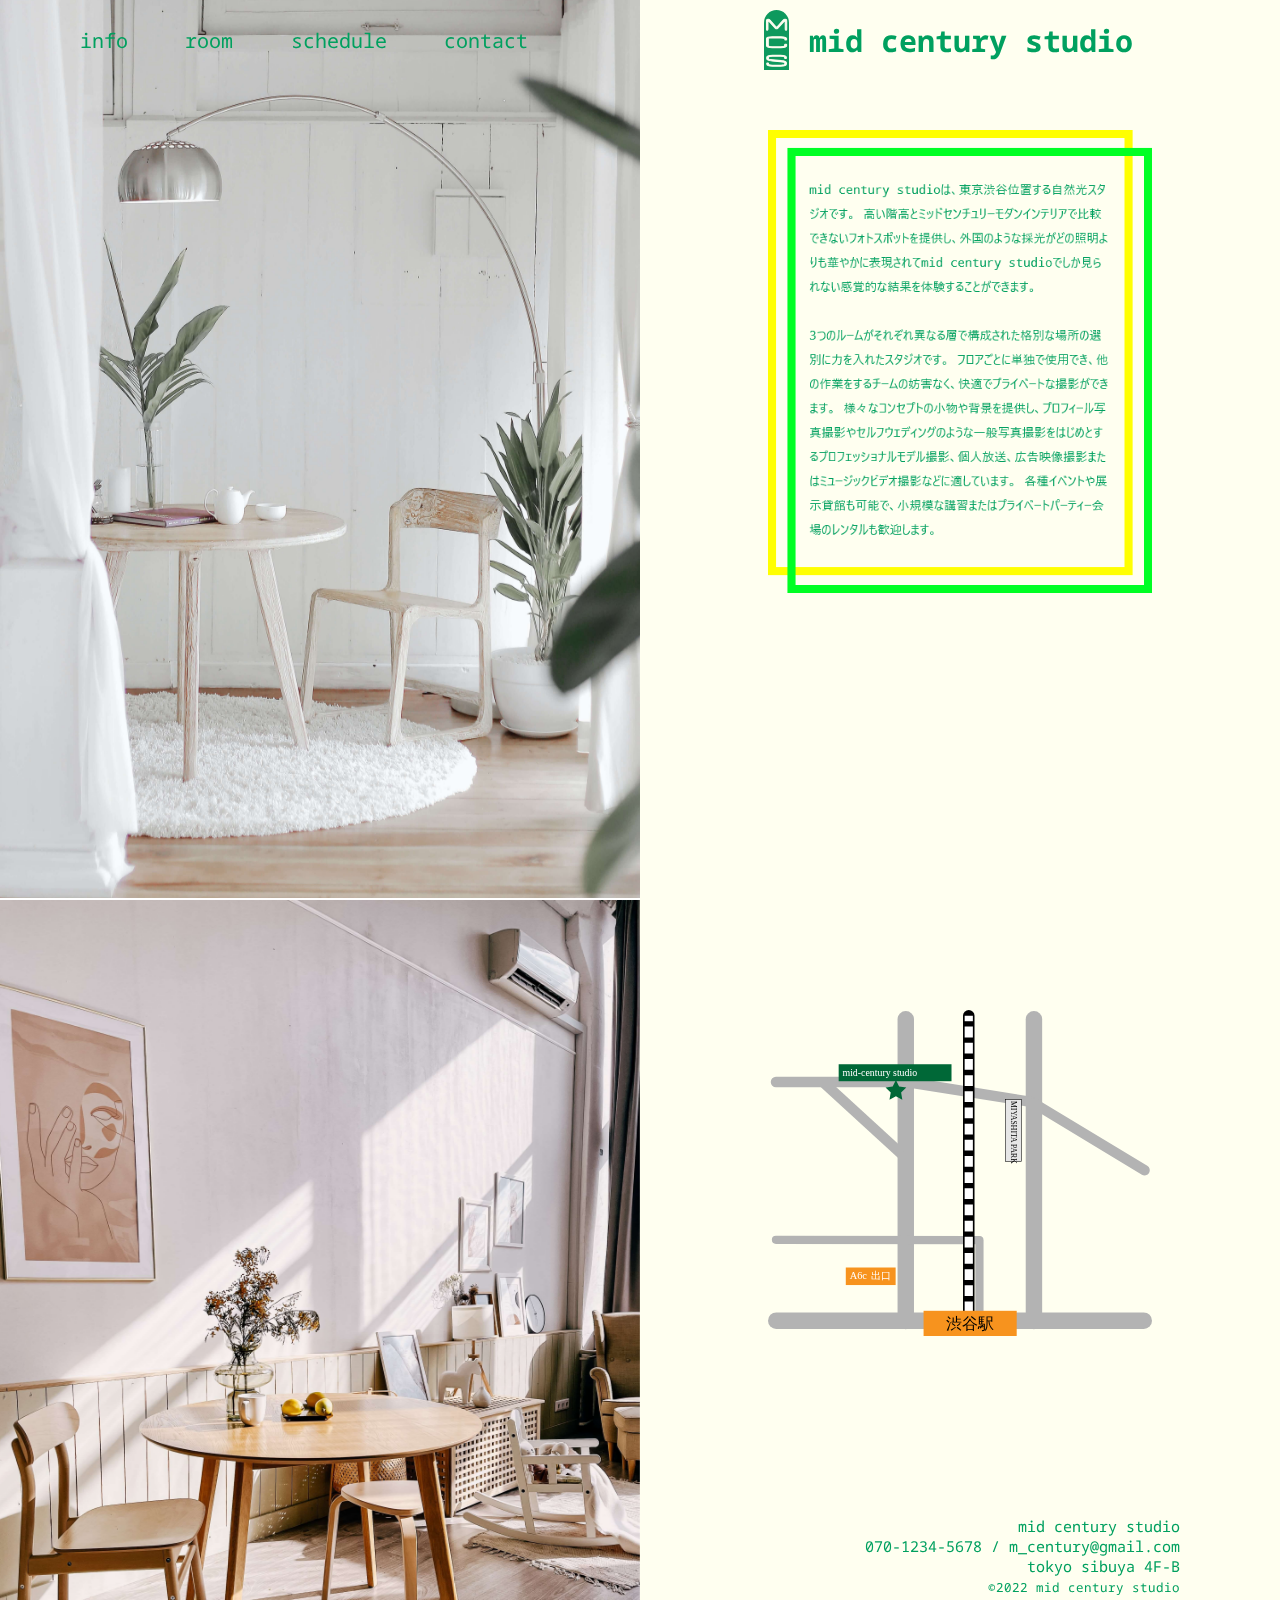
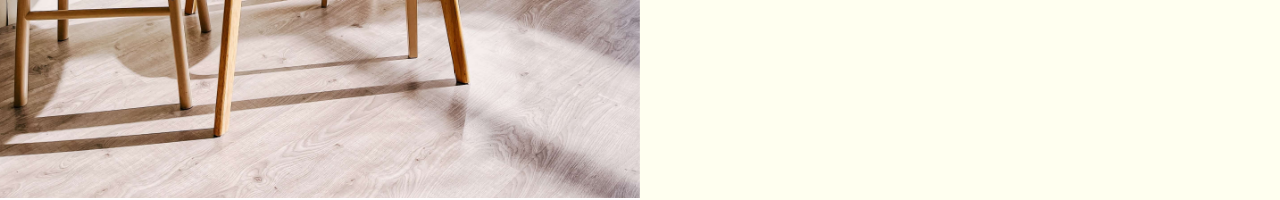
<file: index.html>
<!DOCTYPE html>
<html lang="ja">
<head>
    <meta charset="UTF-8">
    <meta name="description" content="感覚的なフォトスポットを提供するレンタルスタジオ">
    <meta name="robots" content="noindex,nofollow">
    <meta name="viewport" content="width=device-width, initial-scale=1.0">
    <link rel="stylesheet" href="css/vegas.css">
    <link rel="stylesheet" href="css/style.css">
    <link rel="stylesheet" href="css/menu.css">
    <title>mid century studio</title>
    <link rel="preconnect" href="https://fonts.googleapis.com">
    <link rel="preconnect" href="https://fonts.gstatic.com" crossorigin>
    <link href="https://fonts.googleapis.com/css2?family=Noto+Sans&family=Noto+Sans+Mono&display=swap" rel="stylesheet">

</head>
<body class="index">
    <div id="top" class="wrapper">
        <header class="flex">
            <nav class="glonav">
                <ul class="flex">
                    <li><a href="info.html"><span>info</span></a></li>
                    <li><a href="room.html"><span>room</span></a></li>
                    <li><a href="schedule.html"><span>schedule</span></a></li>
                    <li><a href="contact.html"><span>contact</span></a></li>
                </ul>
            </nav>
            <h1><a href="index.html">mid century studio</a></h1>
            <ul class="button">
                <li><span></span></li>
                <li><span></span></li>
                <li><span></span></li>
            </ul>
        </header>
    </div>
    <main>
        <div class="flex">
            <div class="vegas">
            </div>
            <p><img class="page-start" src="images/about.png" width="474" height="572" alt="ミッドセンチュリースタジオ紹介">
            </p>
        </div>
    </main>
    <div class="flex">
        <div class="vegas2">
        </div>
        <div class="map">
        <p><a href="contact.html"><img src="images/map.svg"></a></p>
        <footer>
            <p><span>mid century studio</span></p>
            <p>070-1234-5678 / m_century@gmail.com</p>
            <p>tokyo sibuya 4F-B</p>
            <small>&copy;2022 mid century studio</small>
        </footer>
        </div>
    </div>
    <script type="text/javascript" src="js/jquery-3.6.0.min.js"></script>
    <script type="text/javascript" src="js/vegas.js"></script>
    <script type="text/javascript" src="js/index.js"></script>
    <script type="text/javascript" src="js/menu.js"></script>
</body>
</html>
</file>
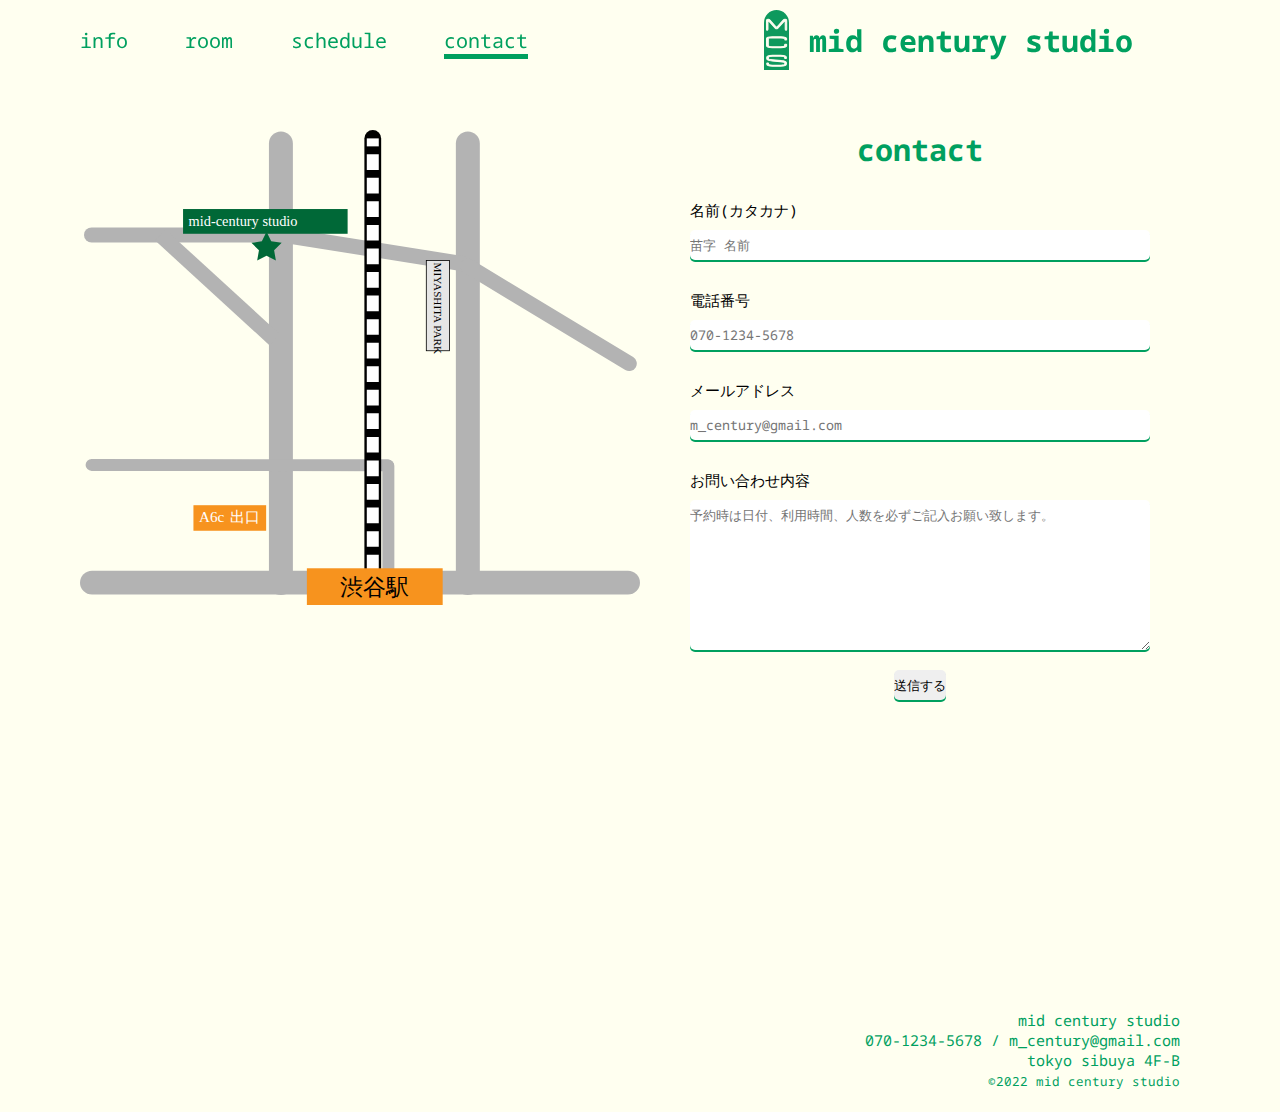
<file: contact.html>
<!DOCTYPE html>
<html lang="ja">
<head>
    <meta charset="UTF-8">
    <meta name="description" content="感覚的なフォトスポットを提供するレンタルスタジオ">
    <meta name="robots" content="noindex,nofollow">
    <meta name="viewport" content="width=device-width, initial-scale=1.0">
    <link rel="stylesheet" href="css/vegas.css">
    <link rel="stylesheet" href="css/style.css">
    <link rel="stylesheet" href="css/menu.css">
    <title>mid century studio</title>
    <link rel="preconnect" href="https://fonts.googleapis.com">
    <link rel="preconnect" href="https://fonts.gstatic.com" crossorigin>
    <link href="https://fonts.googleapis.com/css2?family=Noto+Sans+Mono:wght@300;400&display=swap" rel="stylesheet">

</head>
<body class="contact">
    <div id="top" class="wrapper">
        <header class="flex">
            <nav class="glonav">
                <ul class="flex">
                    <li><a href="info.html"><span>info</span></a></li>
                    <li><a href="room.html"><span>room</span></a></li>
                    <li><a href="schedule.html"><span>schedule</span></a></li>
                    <li><a href="contact.html"><span>contact</span></a></li>
                </ul>
            </nav>
            <h1><a href="index.html">mid century studio</a></h1>
            <ul class="button">
                <li><span></span></li>
                <li><span></span></li>
                <li><span></span></li>
            </ul>
        </header>
    </div>
    <main class="contact">
        <div class="flex">
            <p><img src="images/map.svg"></p>
            <form action="#" method="post">
                <div class="page-start"><span>contact</span></div>
                <div>
                    <label for="name">名前(カタカナ)</label>
                    <input type="text" id="name" name="name" placeholder="苗字 名前">
                </div>
                <div>
                    <label for="phone">電話番号</label>
                    <input type="phone" id="phone" name="phone" placeholder="070-1234-5678">
                </div>
                <div>
                    <label for="email">メールアドレス</label>
                    <input type="mail" id="email" name="email" placeholder="m_century@gmail.com"> 
                </div>
                <div>
                    <label for="message">お問い合わせ内容</label>
                    <textarea name="message" id="message" cols="50" rows="5" placeholder="予約時は日付、利用時間、人数を必ずご記入お願い致します。"></textarea>
                </div>
                <div class="button">
                <a href="#"><input type="submit" value="送信する"></a>
                </div>
            </form>
        </div>
    </main>

    <footer>
        <p><span>mid century studio</span></p>
        <p>070-1234-5678 / m_century@gmail.com</p>
        <p>tokyo sibuya 4F-B</p>
        <small>&copy;2022 mid century studio</small>
    </footer>

    <script type="text/javascript" src="js/jquery-3.6.0.min.js"></script>
    <script type="text/javascript" src="js/vegas.js"></script>
    <script type="text/javascript" src="js/index.js"></script>
    <script type="text/javascript" src="js/menu.js"></script>
</body>
</html>
</file>
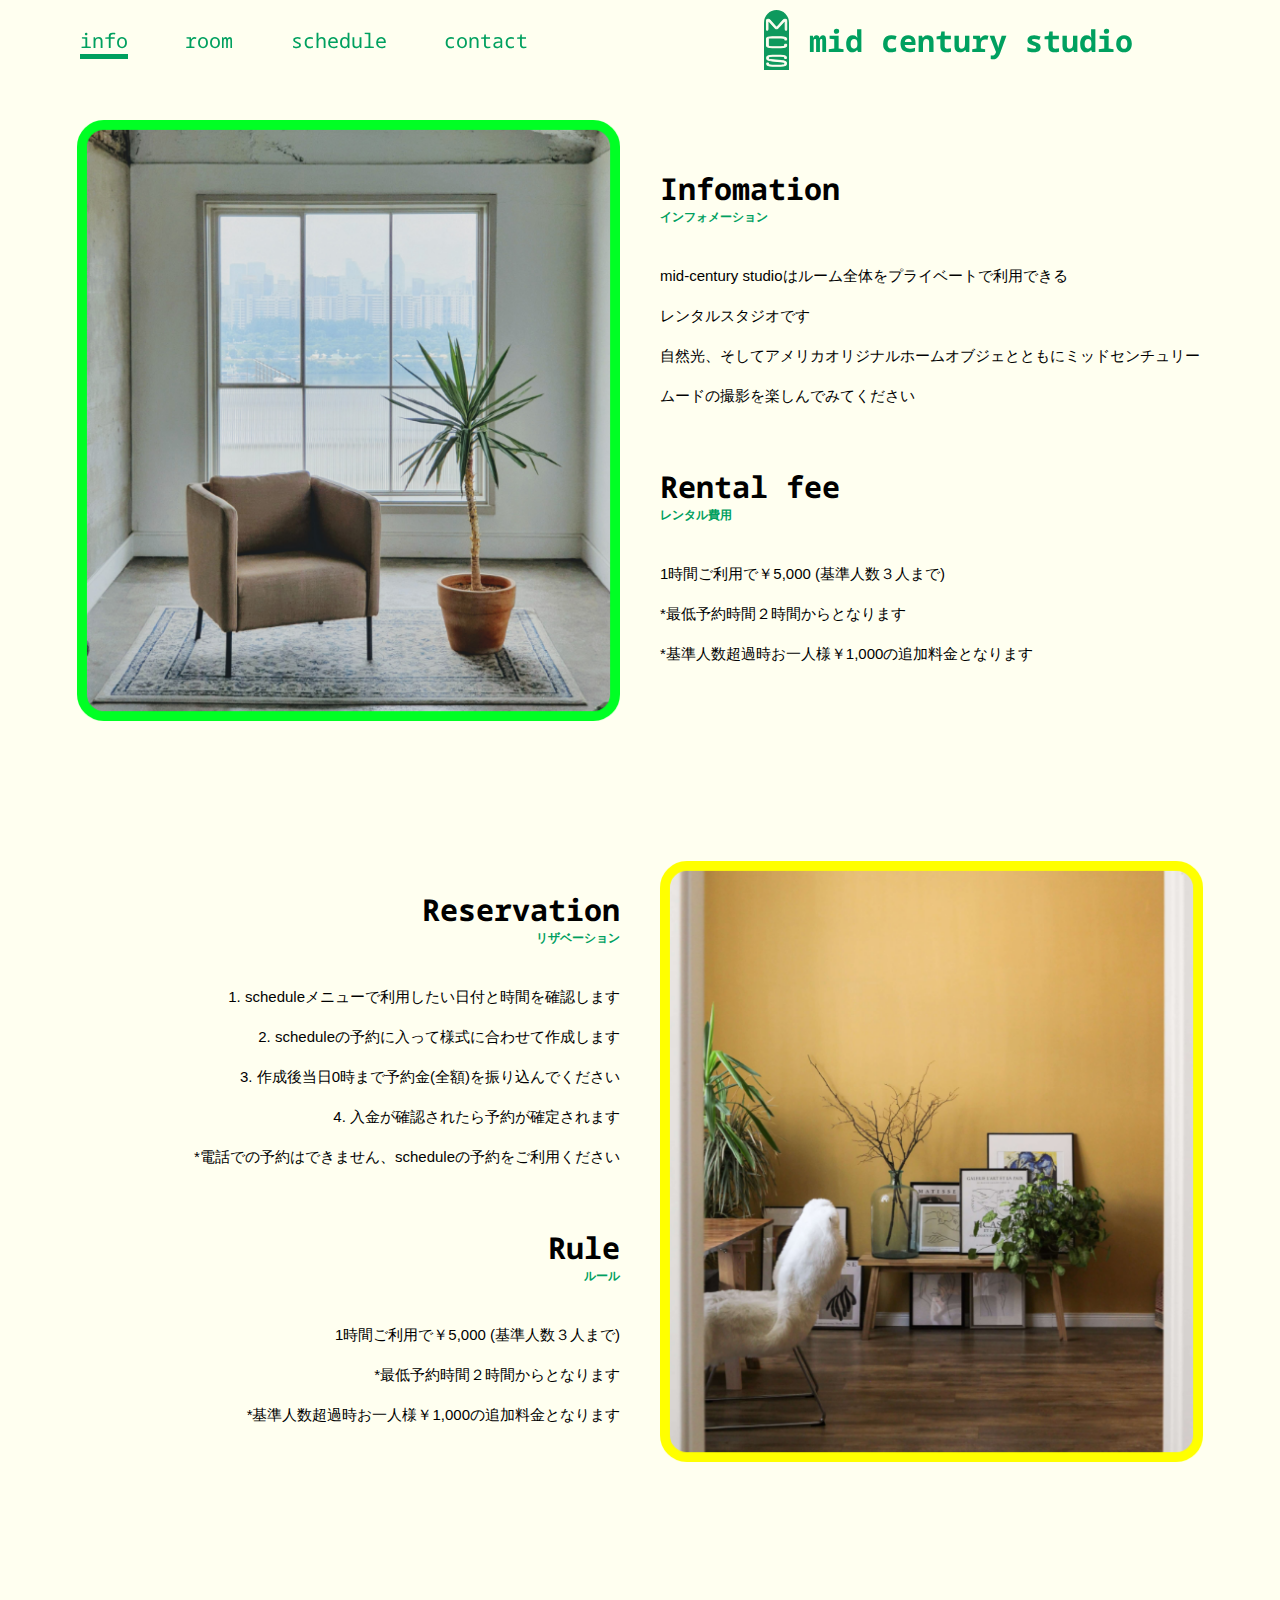
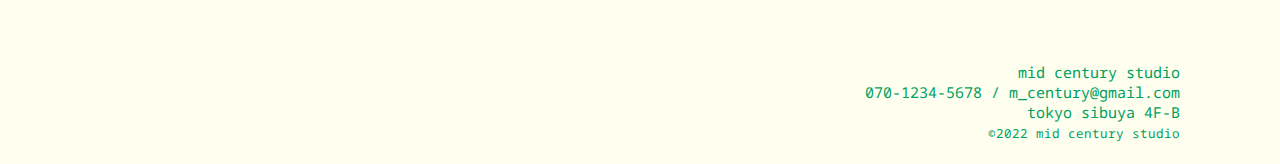
<file: info.html>
<!DOCTYPE html>
<html lang="ja">
<head>
    <meta charset="UTF-8">
    <meta name="description" content="感覚的なフォトスポットを提供するレンタルスタジオ">
    <meta name="robots" content="noindex,nofollow">
    <meta name="viewport" content="width=device-width, initial-scale=1.0">
    <link rel="stylesheet" href="css/vegas.css">
    <link rel="stylesheet" href="css/style.css">
    <link rel="stylesheet" href="css/menu.css">
    <title>mid century studio</title>
    <link rel="preconnect" href="https://fonts.googleapis.com">
    <link rel="preconnect" href="https://fonts.gstatic.com" crossorigin>
    <link href="https://fonts.googleapis.com/css2?family=Noto+Sans+Mono:wght@300;400&display=swap" rel="stylesheet">

</head>
<body class="info">
    <div id="top" class="wrapper">
        <header class="flex">
            <nav class="glonav">
                <ul class="flex">
                    <li><a href="info.html"><span>info</span></a></li>
                    <li><a href="room.html"><span>room</span></a></li>
                    <li><a href="schedule.html"><span>schedule</span></a></li>
                    <li><a href="contact.html"><span>contact</span></a></li>
                </ul>
            </nav>
            <h1><a href="index.html">mid century studio</a></h1>
            <ul class="button">
                <li><span></span></li>
                <li><span></span></li>
                <li><span></span></li>
            </ul>
        </header>
    </div>
<main>
    <section class="flex">
        <p class="page-start"><img src="images/studio.png" width="550" height="609" alt="#"></p>
        <div class="info">
            <div class="sec1">
                <h2>Infomation</h2>
                <h3>インフォメーション</h3>
                <p>mid-century studioはルーム全体をプライベートで利用できる</p>
                <p>レンタルスタジオです</p>
                <p>自然光、そしてアメリカオリジナルホームオブジェとともにミッドセンチュリームードの撮影を楽しんでみてください
                </p>
            </div>
            <div class="sec2">
                <h2>Rental fee</h2>
                <h3>レンタル費用</h3>
                <p>1時間ご利用で￥5,000 (基準人数３人まで)</p>
                <p>*最低予約時間２時間からとなります</p>
                <p>*基準人数超過時お一人様￥1,000の追加料金となります</p>
            </div>
        </div>
    </section>
    <section class="flex">
        <div class="info2">
            <div class="sec3">
                <h2>Reservation</h2>
                <h3>リザベーション</h3>
                <p>1. scheduleメニューで利用したい日付と時間を確認します</p>
                <p>2. scheduleの予約に入って様式に合わせて作成します</p>
                <p>3. 作成後当日0時まで予約金(全額)を振り込んでください</p>
                <p>4. 入金が確認されたら予約が確定されます</p>
                <p>*電話での予約はできません、scheduleの予約をご利用ください</p>
            </div>
            <div class="sec4">
                <h2>Rule</h2>
                <h3>ルール</h3>
                <p>1時間ご利用で￥5,000 (基準人数３人まで)</p>
                <p>*最低予約時間２時間からとなります</p>
                <p>*基準人数超過時お一人様￥1,000の追加料金となります</p>
            </div>
        </div>
        <p class="page-start"><img src="images/studio_2.png" width="550" height="609" alt="#"></p>
    </section>
</main>
    <footer>
        <p><span>mid century studio</span></p>
        <p>070-1234-5678 / m_century@gmail.com</p>
        <p>tokyo sibuya 4F-B</p>
        <small>&copy;2022 mid century studio</small>
    </footer>

    <script type="text/javascript" src="js/jquery-3.6.0.min.js"></script>
    <script type="text/javascript" src="js/vegas.js"></script>
    <script type="text/javascript" src="js/index.js"></script>
    <script type="text/javascript" src="js/menu.js"></script>
</body>
</html>
</file>
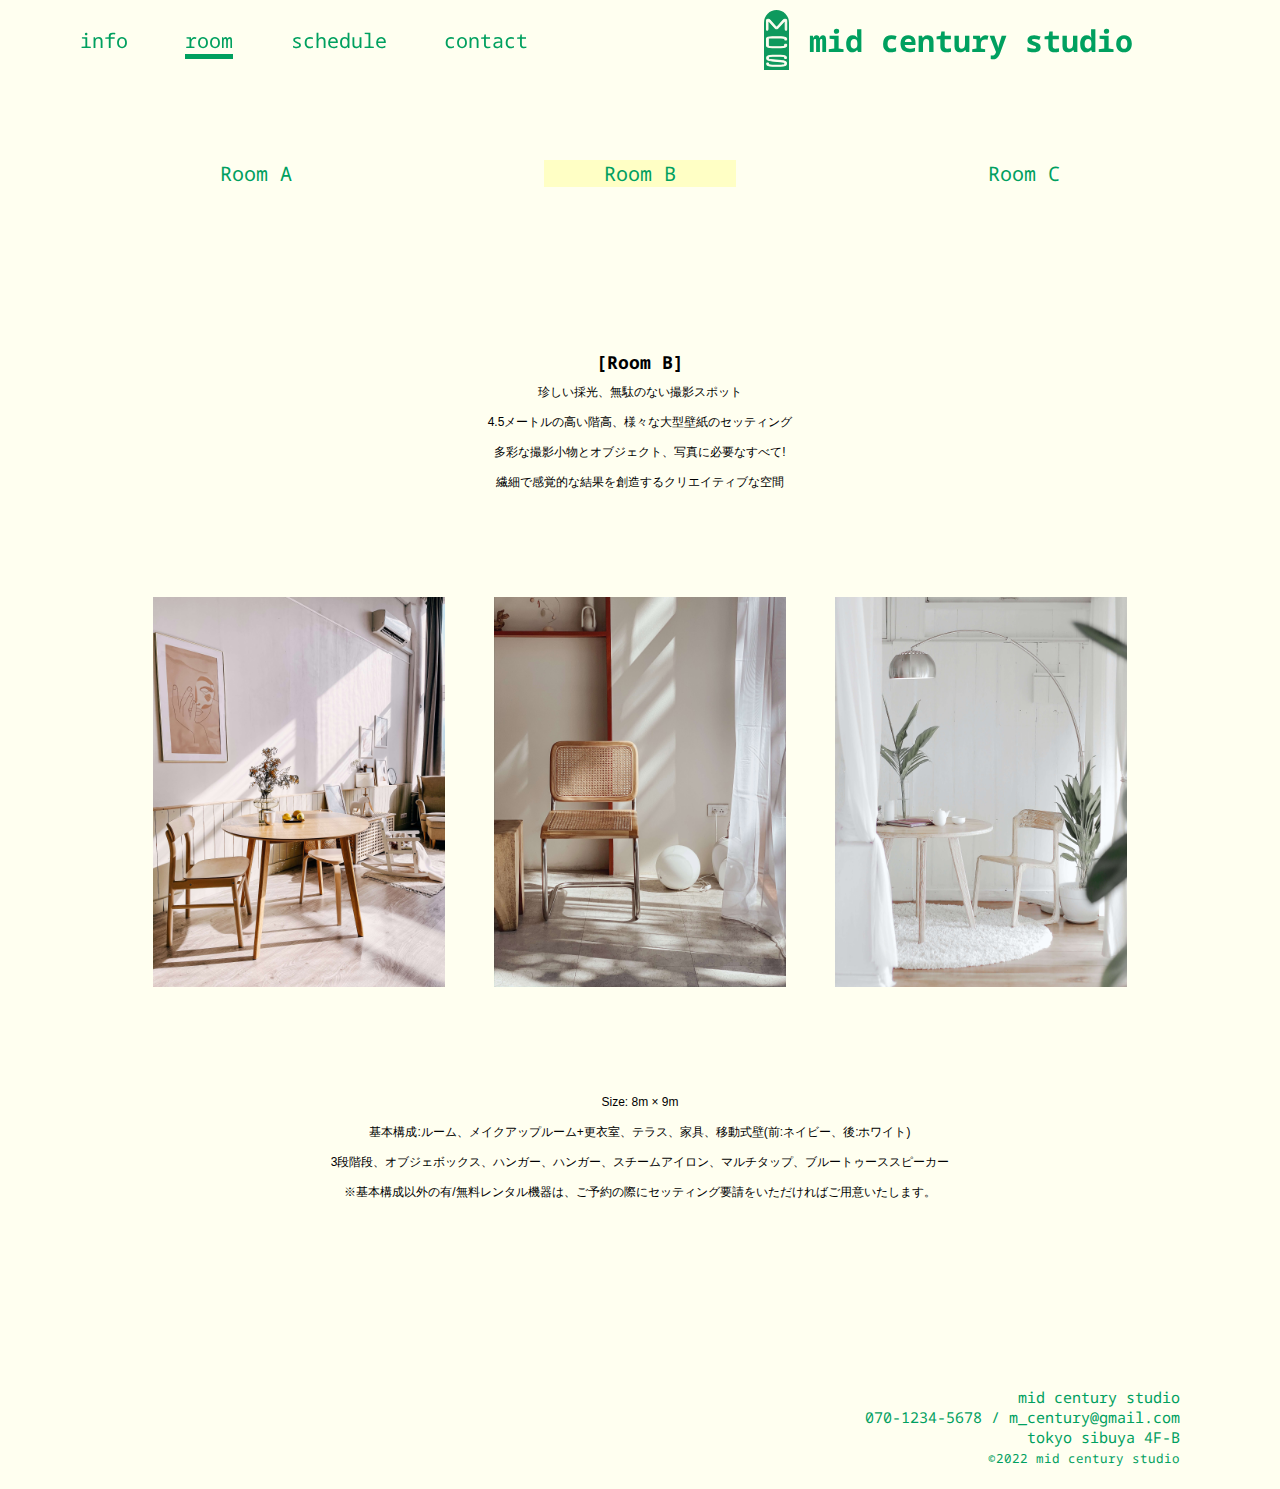
<file: roomb.html>
<!DOCTYPE html>
<html lang="ja">
<head>
    <meta charset="UTF-8">
    <meta name="description" content="感覚的なフォトスポットを提供するレンタルスタジオ">
    <meta name="robots" content="noindex,nofollow">
    <meta name="viewport" content="width=device-width, initial-scale=1.0">
    <link rel="stylesheet" href="css/vegas.css">
    <link rel="stylesheet" href="css/style.css">
    <link rel="stylesheet" href="css/menu.css">
    <title>mid century studio</title>
    <link rel="preconnect" href="https://fonts.googleapis.com">
    <link rel="preconnect" href="https://fonts.gstatic.com" crossorigin>
    <link href="https://fonts.googleapis.com/css2?family=Noto+Sans+Mono:wght@300;400&display=swap" rel="stylesheet">

</head>
<body class="room">
    <div id="top" class="wrapper">
        <header class="flex">
            <nav class="glonav">
                <ul class="flex">
                    <li><a href="info.html"><span>info</span></a></li>
                    <li><a href="room.html"><span>room</span></a></li>
                    <li><a href="schedule.html"><span>schedule</span></a></li>
                    <li><a href="contact.html"><span>contact</span></a></li>
                </ul>
            </nav>
            <h1><a href="index.html">mid century studio</a></h1>
            <ul class="button">
                <li><span></span></li>
                <li><span></span></li>
                <li><span></span></li>
            </ul>
        </header>
    </div>
    <main class="roomb">
        <nav>
            <ul class="flex">
                <li><a href="room.html">Room A</a></li>
                <li><a href="roomb.html">Room B</a></li>
                <li><a href="roomc.html">Room C</a></li>
            </ul>
        </nav>
        <article class="page-start">
            <h2>[Room B]</h2>
            <p>珍しい採光、無駄のない撮影スポット</p>
            <p>4.5メートルの高い階高、様々な大型壁紙のセッティング</p>
            <p>多彩な撮影小物とオブジェクト、写真に必要なすべて!</p>
            <p>繊細で感覚的な結果を創造するクリエイティブな空間</p>
            <ul class="flex">
                <li><img src="images/roomb01.jpg"></li>
                <li><img src="images/roomb02.jpg"></li>
                <li><img src="images/roomb03.jpg"></li>
            </ul>
            <p>Size: 8m × 9m</p>

                <p>基本構成:ルーム、メイクアップルーム+更衣室、テラス、家具、移動式壁(前:ネイビー、後:ホワイト)</p>
                <p>3段階段、オブジェボックス、ハンガー、ハンガー、スチームアイロン、マルチタップ、ブルートゥーススピーカー</p>
                <p>※基本構成以外の有/無料レンタル機器は、ご予約の際にセッティング要請をいただければご用意いたします。</p>
        </article>
    </main>

    <footer>
        <p><span>mid century studio</span></p>
        <p>070-1234-5678 / m_century@gmail.com</p>
        <p>tokyo sibuya 4F-B</p>
        <small>&copy;2022 mid century studio</small>
    </footer>

    <script type="text/javascript" src="js/jquery-3.6.0.min.js"></script>
    <script type="text/javascript" src="js/vegas.js"></script>
    <script type="text/javascript" src="js/index.js"></script>
    <script type="text/javascript" src="js/menu.js"></script>
</body>
</html>
</file>
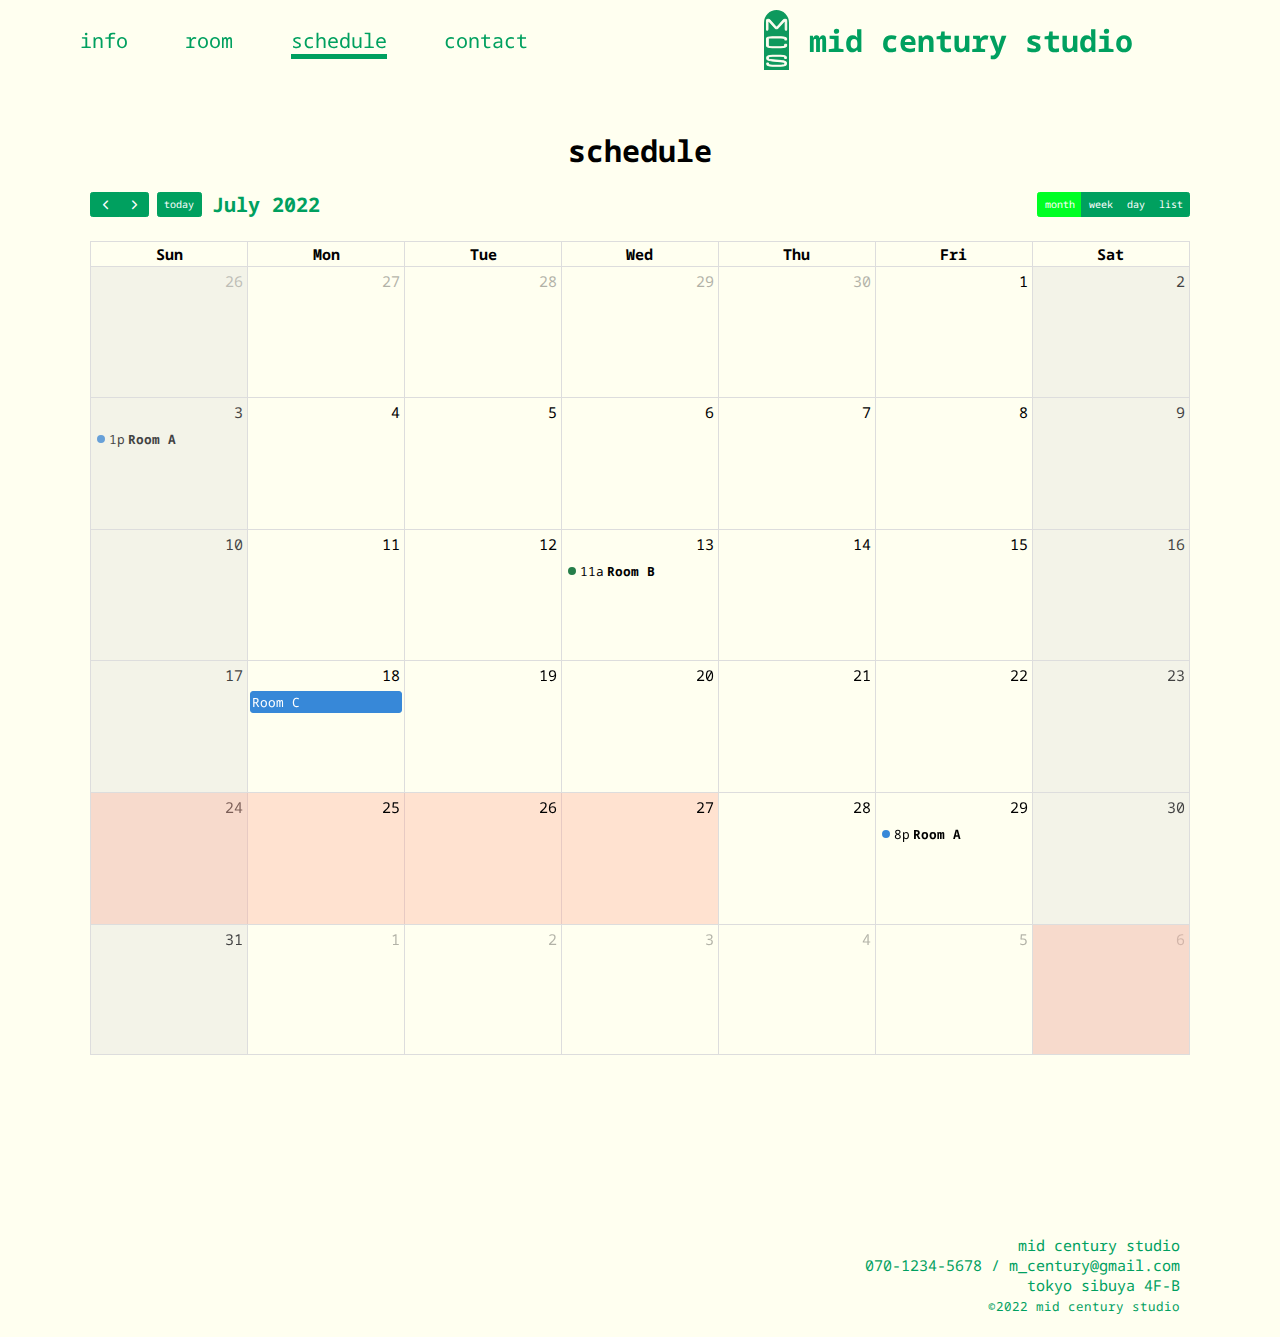
<file: schedule.html>
<!DOCTYPE html>
<html lang="ja">
<head>
    <meta charset="UTF-8">
    <meta name="description" content="感覚的なフォトスポットを提供するレンタルスタジオ">
    <meta name="robots" content="noindex,nofollow">
    <meta name="viewport" content="width=device-width, initial-scale=1.0">
    <link rel="stylesheet" href="css/vegas.css">
    <link rel="stylesheet" href="css/style.css">
    <link rel="stylesheet" href="css/menu.css">
    <link rel="stylesheet" href="css/main.css">
    <title>mid century studio</title>
    <link rel="preconnect" href="https://fonts.googleapis.com">
    <link rel="preconnect" href="https://fonts.gstatic.com" crossorigin>
    <link href="https://fonts.googleapis.com/css2?family=Noto+Sans+Mono:wght@300;400&display=swap" rel="stylesheet">

</head>
<body class="schedule">
    <div id="top" class="wrapper">
        <header class="flex">
            <nav class="glonav">
                <ul class="flex">
                    <li><a href="info.html"><span>info</span></a></li>
                    <li><a href="room.html"><span>room</span></a></li>
                    <li><a href="schedule.html"><span>schedule</span></a></li>
                    <li><a href="contact.html"><span>contact</span></a></li>
                </ul>
            </nav>
            <h1><a href="index.html">mid century studio</a></h1>
            <ul class="button">
                <li><span></span></li>
                <li><span></span></li>
                <li><span></span></li>
            </ul>
        </header>
    </div>
    <main>
        <h2 class="page-start">schedule</h2>
        <div id="calendar"></div>
    </main>

    <footer>
        <p><span>mid century studio</span></p>
        <p>070-1234-5678 / m_century@gmail.com</p>
        <p>tokyo sibuya 4F-B</p>
        <small>&copy;2022 mid century studio</small>
    </footer>

    <script type="text/javascript" src="js/jquery-3.6.0.min.js"></script>
    <script type="text/javascript" src="js/vegas.js"></script>
    <script type="text/javascript" src="js/index.js"></script>
    <script type="text/javascript" src="js/menu.js"></script>
    <script type="text/javascript" src="js/main.js"></script>
</body>
</html>
</file>
<file: css/vegas.css>
.vegas-overlay,
.vegas-content-scrollable,
.vegas-timer,
.vegas-slide,
.vegas-slide-inner {
    position: absolute;
    top: 0;
    left: 0;
    bottom: 0;
    right: 0;
    overflow: hidden;
    border: none;
    padding: 0;
    margin: 0;
}

.vegas-content-scrollable {
    position: relative;
    height: 100%;
    overflow: auto;
}

.vegas-overlay {
    opacity: .5;
    background: transparent url("../overlays/02.png") center center repeat;
}

.vegas-timer {
    top: auto;
    bottom: 0;
    height: 2px;
}

.vegas-timer-progress {
    width: 0%;
    height: 100%;
    background: white;
    transition: width ease-out;
}

.vegas-timer-running .vegas-timer-progress {
    width: 100%;
}

.vegas-slide,
.vegas-slide-inner {
    margin: 0;
    padding: 0;
    background: transparent center center no-repeat;
    transform: translateZ(0);
    will-change: transform, opacity;
}

body .vegas-container {
    overflow: hidden !important;
    position: relative;
}

.vegas-video {
    min-width: 100%;
    min-height: 100%;
    width: auto;
    height: auto;
}

body.vegas-container {
    overflow: auto;
    position: static;
    z-index: -2;
}

body.vegas-container > .vegas-timer,
body.vegas-container > .vegas-overlay,
body.vegas-container > .vegas-slide {
    position: fixed;
    z-index: -1;
}

/* Target Safari IOS7+ in order to add 76px */
/*******************************************/
/* blur transition */
/*******************************************/
.vegas-transition-blur,
.vegas-transition-blur2 {
    opacity: 0;
    filter: blur(32px) brightness(1.01);
}

.vegas-transition-blur-in,
.vegas-transition-blur2-in {
    opacity: 1;
    filter: blur(0px) brightness(1.01);
}

.vegas-transition-blur2-out {
    opacity: 0;
}

/*******************************************/
/* burn transition */
/*******************************************/
.vegas-transition-burn,
.vegas-transition-burn2 {
    opacity: 0;
    filter: contrast(1000%) saturate(1000%);
}

.vegas-transition-burn-in,
.vegas-transition-burn2-in {
    opacity: 1;
    filter: contrast(100%) saturate(100%);
}

.vegas-transition-burn2-out {
    opacity: 0;
    filter: contrast(1000%) saturate(1000%);
}

/*******************************************/
/* fade transition */
/*******************************************/
.vegas-transition-fade,
.vegas-transition-fade2 {
    opacity: 0;
}

.vegas-transition-fade-in,
.vegas-transition-fade2-in {
    opacity: 1;
}

.vegas-transition-fade2-out {
    opacity: 0;
}

/*******************************************/
/* flash transition */
/*******************************************/
.vegas-transition-flash,
.vegas-transition-flash2 {
    opacity: 0;
    filter: brightness(25);
}

.vegas-transition-flash-in,
.vegas-transition-flash2-in {
    opacity: 1;
    filter: brightness(1);
}

.vegas-transition-flash2-out {
    opacity: 0;
    filter: brightness(25);
}

/*******************************************/
/* negative transition */
/*******************************************/
.vegas-transition-negative,
.vegas-transition-negative2 {
    opacity: 0;
    filter: invert(100%);
}

.vegas-transition-negative-in,
.vegas-transition-negative2-in {
    opacity: 1;
    filter: invert(0);
}

.vegas-transition-negative2-out {
    opacity: 0;
    filter: invert(100%);
}

/*******************************************/
/* slideDown transition */
/*******************************************/
.vegas-transition-slideDown,
.vegas-transition-slideDown2 {
    transform: translateY(-100%);
}

.vegas-transition-slideDown-in,
.vegas-transition-slideDown2-in {
    transform: translateY(0%);
}

.vegas-transition-slideDown2-out {
    transform: translateY(100%);
}

/*******************************************/
/* slideLeft transition */
/*******************************************/
.vegas-transition-slideLeft,
.vegas-transition-slideLeft2 {
    transform: translateX(100%);
}

.vegas-transition-slideLeft-in,
.vegas-transition-slideLeft2-in {
    transform: translateX(0%);
}

.vegas-transition-slideLeft2-out {
    transform: translateX(-100%);
}

/*******************************************/
/* slideRight transition */
/*******************************************/
.vegas-transition-slideRight,
.vegas-transition-slideRight2 {
    transform: translateX(-100%);
}

.vegas-transition-slideRight-in,
.vegas-transition-slideRight2-in {
    transform: translateX(0%);
}

.vegas-transition-slideRight2-out {
    transform: translateX(100%);
}

/*******************************************/
/* slideUp transition */
/*******************************************/
.vegas-transition-slideUp,
.vegas-transition-slideUp2 {
    transform: translateY(100%);
}

.vegas-transition-slideUp-in,
.vegas-transition-slideUp2-in {
    transform: translateY(0%);
}

.vegas-transition-slideUp2-out {
    transform: translateY(-100%);
}

/*******************************************/
/* swirlLeft transition */
/*******************************************/
.vegas-transition-swirlLeft,
.vegas-transition-swirlLeft2 {
    transform: scale(2) rotate(35deg);
    opacity: 0;
}

.vegas-transition-swirlLeft-in,
.vegas-transition-swirlLeft2-in {
    transform: scale(1) rotate(0deg);
    opacity: 1;
}

.vegas-transition-swirlLeft2-out {
    transform: scale(2) rotate(-35deg);
    opacity: 0;
}

/*******************************************/
/* swirlRight transition */
/*******************************************/
.vegas-transition-swirlRight,
.vegas-transition-swirlRight2 {
    transform: scale(2) rotate(-35deg);
    opacity: 0;
}

.vegas-transition-swirlRight-in,
.vegas-transition-swirlRight2-in {
    transform: scale(1) rotate(0deg);
    opacity: 1;
}

.vegas-transition-swirlRight2-out {
    transform: scale(2) rotate(35deg);
    opacity: 0;
}

/*******************************************/
/* zoomIn transition */
/*******************************************/
.vegas-transition-zoomIn,
.vegas-transition-zoomIn2 {
    transform: scale(0);
    opacity: 0;
}

.vegas-transition-zoomIn-in,
.vegas-transition-zoomIn2-in {
    transform: scale(1);
    opacity: 1;
}

.vegas-transition-zoomIn2-out {
    transform: scale(2);
    opacity: 0;
}

/*******************************************/
/* zoomOut transition */
/*******************************************/
.vegas-transition-zoomOut,
.vegas-transition-zoomOut2 {
    transform: scale(2);
    opacity: 0;
}

.vegas-transition-zoomOut-in,
.vegas-transition-zoomOut2-in {
    transform: scale(1);
    opacity: 1;
}

.vegas-transition-zoomOut2-out {
    transform: scale(0);
    opacity: 0;
}

/*******************************************/
/* kenburns animation */
/*******************************************/
.vegas-animation-kenburns {
    -webkit-animation: kenburns ease-out;
            animation: kenburns ease-out;
}

@-webkit-keyframes kenburns {
    0% {
        transform: scale(1.5);
    }
    100% {
        transform: scale(1);
    }
}

@keyframes kenburns {
    0% {
        transform: scale(1.5);
    }
    100% {
        transform: scale(1);
    }
}

/*******************************************/
/* kenburnsDownLeft animation */
/*******************************************/
.vegas-animation-kenburnsDownLeft {
    -webkit-animation: kenburnsDownLeft ease-out;
            animation: kenburnsDownLeft ease-out;
}

@-webkit-keyframes kenburnsDownLeft {
    0% {
        transform: scale(1.5) translate(10%, -10%);
    }
    100% {
        transform: scale(1) translate(0, 0);
    }
}

@keyframes kenburnsDownLeft {
    0% {
        transform: scale(1.5) translate(10%, -10%);
    }
    100% {
        transform: scale(1) translate(0, 0);
    }
}

/*******************************************/
/* kenburnsDownRight animation */
/*******************************************/
.vegas-animation-kenburnsDownRight {
    -webkit-animation: kenburnsDownRight ease-out;
            animation: kenburnsDownRight ease-out;
}

@-webkit-keyframes kenburnsDownRight {
    0% {
        transform: scale(1.5) translate(-10%, -10%);
    }
    100% {
        transform: scale(1) translate(0, 0);
    }
}

@keyframes kenburnsDownRight {
    0% {
        transform: scale(1.5) translate(-10%, -10%);
    }
    100% {
        transform: scale(1) translate(0, 0);
    }
}

/*******************************************/
/* kenburnsDown animation */
/*******************************************/
.vegas-animation-kenburnsDown {
    -webkit-animation: kenburnsDown ease-out;
            animation: kenburnsDown ease-out;
}

@-webkit-keyframes kenburnsDown {
    0% {
        transform: scale(1.5) translate(0, -10%);
    }
    100% {
        transform: scale(1) translate(0, 0);
    }
}

@keyframes kenburnsDown {
    0% {
        transform: scale(1.5) translate(0, -10%);
    }
    100% {
        transform: scale(1) translate(0, 0);
    }
}

/*******************************************/
/* kenburnsLeft animation */
/*******************************************/
.vegas-animation-kenburnsLeft {
    -webkit-animation: kenburnsLeft ease-out;
            animation: kenburnsLeft ease-out;
}

@-webkit-keyframes kenburnsLeft {
    0% {
        transform: scale(1.5) translate(10%, 0);
    }
    100% {
        transform: scale(1) translate(0, 0);
    }
}

@keyframes kenburnsLeft {
    0% {
        transform: scale(1.5) translate(10%, 0);
    }
    100% {
        transform: scale(1) translate(0, 0);
    }
}

/*******************************************/
/* kenburnsRight animation */
/*******************************************/
.vegas-animation-kenburnsRight {
    -webkit-animation: kenburnsRight ease-out;
            animation: kenburnsRight ease-out;
}

@-webkit-keyframes kenburnsRight {
    0% {
        transform: scale(1.5) translate(-10%, 0);
    }
    100% {
        transform: scale(1) translate(0, 0);
    }
}

@keyframes kenburnsRight {
    0% {
        transform: scale(1.5) translate(-10%, 0);
    }
    100% {
        transform: scale(1) translate(0, 0);
    }
}

/*******************************************/
/* kenburnsUpLeft animation */
/*******************************************/
.vegas-animation-kenburnsUpLeft {
    -webkit-animation: kenburnsUpLeft ease-out;
            animation: kenburnsUpLeft ease-out;
}

@-webkit-keyframes kenburnsUpLeft {
    0% {
        transform: scale(1.5) translate(10%, 10%);
    }
    100% {
        transform: scale(1) translate(0, 0);
    }
}

@keyframes kenburnsUpLeft {
    0% {
        transform: scale(1.5) translate(10%, 10%);
    }
    100% {
        transform: scale(1) translate(0, 0);
    }
}

/*******************************************/
/* kenburnsUpRight animation */
/*******************************************/
.vegas-animation-kenburnsUpRight {
    -webkit-animation: kenburnsUpRight ease-out;
            animation: kenburnsUpRight ease-out;
}

@-webkit-keyframes kenburnsUpRight {
    0% {
        transform: scale(1.5) translate(-10%, 10%);
    }
    100% {
        transform: scale(1) translate(0, 0);
    }
}

@keyframes kenburnsUpRight {
    0% {
        transform: scale(1.5) translate(-10%, 10%);
    }
    100% {
        transform: scale(1) translate(0, 0);
    }
}

/*******************************************/
/* kenburnsUp animation */
/*******************************************/
.vegas-animation-kenburnsUp {
    -webkit-animation: kenburnsUp ease-out;
            animation: kenburnsUp ease-out;
}

@-webkit-keyframes kenburnsUp {
    0% {
        transform: scale(1.5) translate(0, 10%);
    }
    100% {
        transform: scale(1) translate(0, 0);
    }
}

@keyframes kenburnsUp {
    0% {
        transform: scale(1.5) translate(0, 10%);
    }
    100% {
        transform: scale(1) translate(0, 0);
    }
}
</file>
<file: css/style.css>
@charset "utf-8";

* {
    font-family: 'Noto Sans', sans-serif;
    font-family: 'Noto Sans Mono', monospace;
    margin: 0;
    padding: 0;
    list-style: none;
    text-decoration: none;
    box-sizing: border-box;
}

::-webkit-scrollbar {
    display: none;
}

::-webkit-scrollbar-track {
    background: #00a05f;
    border: none;
}

::-webkit-scrollbar-thumb {
    background: #fffff0;
    box-shadow: none;
}

html {
    font-size: 62.5%;
}

.flex {
    display: flex;
    justify-content: space-between;
    align-content: space-between;
}

.wrapper {
    width: 100%;
    margin: 0 auto;
}

.imgbox {
    font-size: 0;
    line-height: 0;
}

img {
    display: block;
    width: 100%;
    height: auto;
}


body {
    background-color: #fffff0;
}

#top {
    position: fixed;
    width: 100%;
    left: 50%;
    transform: translate(-50%, 0);
    z-index: 9999;
}

header {
    width: 100%;
    align-items: center;
    padding: 10px 80px;
    background-color:rgba(255, 255, 255, 0);
    -webkit-transition-duration:0.4s;
    -webkit-transition-timing-function:ease;
    transition-duration:0.4s;
    transition-timing-function:ease;
}

.down {
    background-color:rgba(255, 255, 255, 0.8);
    -webkit-transition-duration:0.4s;
    -webkit-transition-timing-function:ease;
    transition-duration:0.4s;
    transition-timing-function:ease;
  }

header h1 {
    max-width: 380px;
    margin-left: 15%;
    text-align: left;
    color: #00a05f;
    font-size: 3rem;
    background-image: url(../images/logo3.svg);
    background-repeat: no-repeat;
    background-size: 25px;
    padding: 1rem 0 1rem 45px;
}


header h1 a {
    color: #00a05f;
}

header nav.glonav {
    width: 40%;
}



header nav ul.flex li {
    display: block;
    text-align: center;
}

header nav ul.flex li a{
    font-size: 2rem;
    color: #00a05f;
}

header nav ul.flex li a span {
    transition-duration: 0.8s;
    border-bottom: 5px solid #00a06000;
}

header nav ul.flex li a span:hover {
    border-bottom: 5px solid #00a05f;
}

.info nav li:nth-child(1) a span,
.room nav li:nth-child(2) a span,
.schedule nav li:nth-child(3) a span,
.contact nav li:nth-child(4) a span {
    color: #00a05f;
    border-bottom: 5px solid #00a05f;
}

.vegas, .vegas2 {
    width: 50%;
    height: 100vh;
    z-index: -9999;
}

.index main div.flex p {
    width: 30%;
    height: auto;
    margin-right: 10%;
    margin-top: 130px;
}

div.map {
    width: 50%;
    margin-top: 110px;
}

div.map p img{
    width: 60%;
    height: auto;
    margin: 0 auto;
}


/* ここからinfo.html */

main section.flex {
    max-width: 1166px;
    margin: 0 auto;
    align-items: center;
}

main section p.page-start {
    width: 50%;
    align-content: center;
    padding: 20px 20px;
    margin-top: 100px;
}

main section div.info,
main section div.info2{
    width: 50%;
    padding: 20px 20px;
    margin-top: 100px;
}

main section div.info h2 {
    font-size: 3rem;
    color: black;
}

main section div.info h3 {
    font-family: 'Noto Sans', sans-serif;
    font-size: 1.2rem;
    color: #00a05f;
    margin-bottom: 30px;
}

main section div.info p {
    font-family: 'Noto Sans', sans-serif;
    font-size: 1.5rem;
    color: black;
    line-height: 4rem;
}

main section div.info div.sec1,
main section div.info2 div.sec3 {
    margin-bottom: 50px;
}

main section div.info2 h2 {
    font-size: 3rem;
    color: black;
    text-align: right;
}

main section div.info2 h3 {
    font-family: 'Noto Sans', sans-serif;
    font-size: 1.2rem;
    color: #00a05f;
    text-align: right;
    margin-bottom: 30px;
}

main section div.info2 p {
    font-family: 'Noto Sans', sans-serif;
    font-size: 1.5rem;
    color: black;
    text-align: right;
    line-height: 4rem;
}

/* ここからroom */

main nav {
    max-width: 1206px;
    margin: 0 auto;
}

main nav ul.flex {
    padding: 160px 123px 0 123px;
}

main nav ul.flex li {
    width: 20%;
    text-align: center;
}

main nav ul.flex li a {
    display: block;
    color: #00a05f;
    font-size: 2rem;
    background-color: #ffff0000;
}

main nav ul.flex li a:hover {
    background-color: #ffff002d;
}

.rooma nav li:nth-child(1) a,
.roomb nav li:nth-child(2) a,
.roomc nav li:nth-child(3) a {
    background-color: #ffff002d;
}


main article {
    text-align: center;
    font-size: 1.2rem;
    line-height: 3rem;
    padding-top: 160px;
}

main article p {
    font-family: 'Noto Sans', sans-serif;
}

main article ul.flex {
    padding: 100px 153px;
}

main article ul.flex li {
    width: 30%;
}

/* ここからスケジュール */

#calendar {
    max-width: 1100px;
    height: fit-content;
    margin: 0 auto;
    padding-top: 150px;
}

#calendar * {
    z-index: 1;
}

.schedule main h2.page-start {
    text-align: center;
    font-size: 3rem;
    position: relative;
    top: 130px;
}


/* ここからcontact */

main.contact {
    margin: 0 80px;
}

main.contact p {
    width: 50%;
} 

.contact p img {
    max-width: 650px;
    width: 100%;
    height: auto;
    margin: 130px auto;
}

.contact form {
    display: block;
    width: 50%;
    margin: 0 auto;
    font-size: 1.5rem;
    padding: 130px 50px;
}

.contact form *{
    display: block;
    width: 100%;
}

.contact form div {
    text-align: left;
    line-height: 4rem;
    margin-bottom: 2rem;
}

.contact form div.page-start span {
    font-size: 3rem;
    font-weight: bold;
    color: #00a05f;
    text-align: center;
}

.contact form div input, textarea {
    border: none;
    border-radius: 5px;
    box-shadow: #00a05f 0 2px 0px;
    line-height: 3rem;
}

.contact form div.button {
    width: fit-content;
    margin: 0 auto;
}


footer {
    text-align: right;
    font-size: 1.5rem;
    line-height: 2rem;
    color: #00a05f;
    padding-top: 180px;
    padding-right: 100px;
    padding-bottom: 20px;
}

@media screen and (max-width: 1024px) {

    .flex {
        display: block;
    }

    header h1 {
        margin-left: 0;
        width: 100%;
        font-size: 3rem;
        background-size: 18px;
        background-position: 10px 10px;
    }

    .vegas, .vegas2{
        width: 100%;
    }

    .index main div.flex p, div.map p a{
        display: none;
    }

    div.map {
        width: 100%;
    }

    footer {
        margin: 0;
        margin-top: 100px;
        padding: 20px;
    }

    header {
        padding: 10px 20px;
    }


    header nav {
        width: 100%;
    }



.info main section.flex {
    display: flex;
}

.room main ul.flex {
    display: flex;
}

.room main article ul.flex{
    display: block;
    padding: 50px 153px;
}

.room main article ul.flex li {
    width: 100%;
    margin-bottom: 20px;
}


main.contact div.flex p {
    width: 100%;
    margin: 0 auto;
    padding-top: 100px;
}

.contact main.contact p img {
    margin-top: 30px;
}

main.contact form {
    width: 100%;
}
}

@media screen and (max-width: 800px) {

    header h1 {
        font-size: 2rem;
        background-size: 15px;
        background-position: 10px 10px;
    }

    .info main section.flex {
        display: block;
    }

    main section.flex p.page-start {
        width: 100%;
        margin: 0;
        padding: 100px 20px 0 20px;
    }

    main section div.info, main section div.info2 {
        width: 100%;
        margin: 0 auto;
    }

    main section div.info2 h2, main section div.info2 h3, main section div.info2 p {
        text-align: left;
    }

    .room main ul.flex {
        display: block;
        padding-top: 100px;
    }

    .room main ul.flex li {
        width: 100%;
    }

    .room main ul.flex li a {
        text-align: center;
    }

    .room main article {
        padding: 100px 20px 0 20px;
    }

    .room main article ul.flex {
        width: 100%;
        padding: 30px 0 30px 0;
    }

    main.contact {
        margin: 0 20px;
    }

    .contact p img {
        margin: 30px auto;
    }

    .contact form {
        padding: 50px;
    }
}
</file>
<file: css/menu.css>
@charset "utf-8";

@media screen and (max-width: 1024px){


ul.button {
    position: fixed;
    right: 30px;
    top: 30px;
    z-index: 3;
}

ul.button li span {
    display: block;
    width: 30px;
    height: 5px;
    margin-bottom: 7px;
    background-color: #00a05f;
    transition: 0.5s;
}

ul.button li {
    font-size: 1.2rem;
    color: #00a05f;
    font-weight: 500;
    text-align: center;
}


ul.button.active li:nth-child(1) span {
    transform: rotate(45deg) translate(7px, 8px);
}

ul.button.active li:nth-child(3) span {
    transform: rotate(-45deg) translate(9px, -10px);
}

ul.button.active li:nth-child(2) span {
    opacity: 0;
} 




nav.glonav {
    position: fixed;
    top: 0;
    left: 0;
    width: 100%;
    height: 100vh;
    background-color: rgba(255, 255, 255, 0.7);
    z-index: 100;
    display: flex;
    line-height: 3rem;
    justify-content: center;
    align-items: center;
    transform: translateX(-100%);
    transition: 0.5s;
}

nav.glonav.active {
    transform: translateX(0);
    animation: sample1 0.5s ease-in-out;
}

}

@media screen and (max-width: 800px) {
    ul.button {
        right: 30px;
        top: 20px;
    }
}
</file>
<file: css/main.css>
/* classes attached to <body> */
/* TODO: make fc-event selector work when calender in shadow DOM */
.fc-not-allowed,
.fc-not-allowed .fc-event { /* override events' custom cursors */
  cursor: not-allowed;
}

/* TODO: not attached to body. attached to specific els. move */
.fc-unselectable {
  -webkit-user-select: none;
     -moz-user-select: none;
      -ms-user-select: none;
          user-select: none;
  -webkit-touch-callout: none;
  -webkit-tap-highlight-color: rgba(0, 0, 0, 0);
}
.fc {
  /* layout of immediate children */
  display: flex;
  flex-direction: column;

  font-size: 1.5rem
}
.fc,
  .fc *,
  .fc *:before,
  .fc *:after {
    box-sizing: border-box;
  }
.fc table {
    border-collapse: collapse;
    border-spacing: 0;
    font-size: 1.5rem; /* normalize cross-browser */
  }
.fc th {
    text-align: center;
  }
.fc th,
  .fc td {
    vertical-align: top;
    padding: 0;
  }
.fc a[data-navlink] {
    cursor: pointer;
  }
.fc a[data-navlink]:hover {
    text-decoration: underline;
  }
.fc-direction-ltr {
  direction: ltr;
  text-align: left;
}
.fc-direction-rtl {
  direction: rtl;
  text-align: right;
}
.fc-theme-standard td,
  .fc-theme-standard th {
    border: 1px solid #ddd;
    border: 1px solid var(--fc-border-color, #ddd);
  }
/* for FF, which doesn't expand a 100% div within a table cell. use absolute positioning */
/* inner-wrappers are responsible for being absolute */
/* TODO: best place for this? */
.fc-liquid-hack td,
  .fc-liquid-hack th {
    position: relative;
  }

@font-face {
  font-family: 'fcicons';
  src: url("[data-uri]") format('truetype');
  font-weight: normal;
  font-style: normal;
}

.fc-icon {
  /* added for fc */
  display: inline-block;
  width: 1em;
  height: 1em;
  text-align: center;
  -webkit-user-select: none;
     -moz-user-select: none;
      -ms-user-select: none;
          user-select: none;

  /* use !important to prevent issues with browser extensions that change fonts */
  font-family: 'fcicons' !important;
  speak: none;
  font-style: normal;
  font-weight: normal;
  font-variant: normal;
  text-transform: none;
  line-height: 1;

  /* Better Font Rendering =========== */
  -webkit-font-smoothing: antialiased;
  -moz-osx-font-smoothing: grayscale;
}

.fc-icon-chevron-left:before {
  content: "\e900";
}

.fc-icon-chevron-right:before {
  content: "\e901";
}

.fc-icon-chevrons-left:before {
  content: "\e902";
}

.fc-icon-chevrons-right:before {
  content: "\e903";
}

.fc-icon-minus-square:before {
  content: "\e904";
}

.fc-icon-plus-square:before {
  content: "\e905";
}

.fc-icon-x:before {
  content: "\e906";
}
/*
Lots taken from Flatly (MIT): https://bootswatch.com/4/flatly/bootstrap.css

These styles only apply when the standard-theme is activated.
When it's NOT activated, the fc-button classes won't even be in the DOM.
*/
.fc {

  /* reset */

}
.fc .fc-button {
    border-radius: 0;
    overflow: visible;
    text-transform: none;
    margin: 0;
    font-family: inherit;
    font-size: inherit;
    line-height: inherit;
  }
.fc .fc-button:focus {
    outline: 1px dotted;
    outline: 5px auto -webkit-focus-ring-color;
  }
.fc .fc-button {
    -webkit-appearance: button;
  }
.fc .fc-button:not(:disabled) {
    cursor: pointer;
  }
.fc .fc-button::-moz-focus-inner {
    padding: 0;
    border-style: none;
  }
.fc {

  /* theme */

}
.fc .fc-button {
    display: inline-block;
    font-weight: 400;
    text-align: center;
    vertical-align: middle;
    -webkit-user-select: none;
       -moz-user-select: none;
        -ms-user-select: none;
            user-select: none;
    background-color: transparent;
    border: 1px solid transparent;
    padding: 0.4em 0.65em;
    font-size: 1rem;
    line-height: 1.5;
    border-radius: 0.25em;
  }
.fc .fc-button:hover {
    text-decoration: none;
  }
.fc .fc-button:focus {
    outline: 0;
    box-shadow: 0 0 0 0.2rem rgba(44, 62, 80, 0.25);
  }
.fc .fc-button:disabled {
    opacity: 0.65;
  }
.fc {

  /* "primary" coloring */

}
.fc .fc-button-primary {
    color: #fff;
    color: var(--fc-button-text-color, #fff);
    background-color: #00a05f;
    background-color: var(--fc-button-bg-color, #00a05f);
    border-color: #00a05f;
    border-color: var(--fc-button-border-color, #00a05f);
  }
.fc .fc-button-primary:hover {
    color: #fff;
    color: var(--fc-button-text-color, #fff);
    background-color: #00ff24;
    background-color: var(--fc-button-hover-bg-color, #00ff24);
    border-color: #00ff24;
    border-color: var(--fc-button-hover-border-color, #00ff24);
  }
.fc .fc-button-primary:disabled { /* not DRY */
    color: #fff;
    color: var(--fc-button-text-color, #fff);
    background-color: #00a05f;
    background-color: var(--fc-button-bg-color, #00a05f);
    border-color: #00a05f;
    border-color: var(--fc-button-border-color, #00a05f); /* overrides :hover */
  }
.fc .fc-button-primary:focus {
    box-shadow: 0 0 0 0.2rem rgba(76, 91, 106, 0.5);
  }
.fc .fc-button-primary:not(:disabled):active,
  .fc .fc-button-primary:not(:disabled).fc-button-active {
    color: #fff;
    color: var(--fc-button-text-color, #fff);
    background-color: #00ff24;
    background-color: var(--fc-button-active-bg-color, #00ff24);
    border-color: #00ff24;
    border-color: var(--fc-button-active-border-color, #00ff24);
  }
.fc .fc-button-primary:not(:disabled):active:focus,
  .fc .fc-button-primary:not(:disabled).fc-button-active:focus {
    box-shadow: 0 0 0 0.2rem rgba(76, 91, 106, 0.5);
  }
.fc {

  /* icons within buttons */

}
.fc .fc-button .fc-icon {
    vertical-align: middle;
    font-size: 1.5em; /* bump up the size (but don't make it bigger than line-height of button, which is 1.5em also) */
  }
.fc .fc-button-group {
    position: relative;
    display: inline-flex;
    vertical-align: middle;
  }
.fc .fc-button-group > .fc-button {
    position: relative;
    flex: 1 1 auto;
  }
.fc .fc-button-group > .fc-button:hover {
    z-index: 1;
  }
.fc .fc-button-group > .fc-button:focus,
  .fc .fc-button-group > .fc-button:active,
  .fc .fc-button-group > .fc-button.fc-button-active {
    z-index: 1;
  }
.fc-direction-ltr .fc-button-group > .fc-button:not(:first-child) {
    margin-left: -1px;
    border-top-left-radius: 0;
    border-bottom-left-radius: 0;
  }
.fc-direction-ltr .fc-button-group > .fc-button:not(:last-child) {
    border-top-right-radius: 0;
    border-bottom-right-radius: 0;
  }
.fc-direction-rtl .fc-button-group > .fc-button:not(:first-child) {
    margin-right: -1px;
    border-top-right-radius: 0;
    border-bottom-right-radius: 0;
  }
.fc-direction-rtl .fc-button-group > .fc-button:not(:last-child) {
    border-top-left-radius: 0;
    border-bottom-left-radius: 0;
  }
.fc .fc-toolbar {
    display: flex;
    justify-content: space-between;
    align-items: center;
  }
.fc .fc-toolbar.fc-header-toolbar {
    margin-bottom: 1.5em;
  }
.fc .fc-toolbar.fc-footer-toolbar {
    margin-top: 1.5em;
  }
.fc .fc-toolbar-title {
    font-size: 2rem;
    margin: 0;
    color: #00a05f;
  }
.fc-direction-ltr .fc-toolbar > * > :not(:first-child) {
    margin-left: .75em; /* space between */
  }
.fc-direction-rtl .fc-toolbar > * > :not(:first-child) {
    margin-right: .75em; /* space between */
  }
.fc-direction-rtl .fc-toolbar-ltr { /* when the toolbar-chunk positioning system is explicitly left-to-right */
    flex-direction: row-reverse;
  }
.fc .fc-scroller {
    -webkit-overflow-scrolling: touch;
    position: relative; /* for abs-positioned elements within */
  }
.fc .fc-scroller-liquid {
    height: 100%;
  }
.fc .fc-scroller-liquid-absolute {
    position: absolute;
    top: 0;
    right: 0;
    left: 0;
    bottom: 0;
  }
.fc .fc-scroller-harness {
    position: relative;
    overflow: hidden;
    direction: ltr;
      /* hack for chrome computing the scroller's right/left wrong for rtl. undone below... */
      /* TODO: demonstrate in codepen */
  }
.fc .fc-scroller-harness-liquid {
    height: 100%;
  }
.fc-direction-rtl .fc-scroller-harness > .fc-scroller { /* undo above hack */
    direction: rtl;
  }
.fc-theme-standard .fc-scrollgrid {
    border: 1px solid #ddd;
    border: 1px solid var(--fc-border-color, #ddd); /* bootstrap does this. match */
  }
.fc .fc-scrollgrid,
    .fc .fc-scrollgrid table { /* all tables (self included) */
      width: 100%; /* because tables don't normally do this */
      table-layout: fixed;
    }
.fc .fc-scrollgrid table { /* inner tables */
      border-top-style: hidden;
      border-left-style: hidden;
      border-right-style: hidden;
    }
.fc .fc-scrollgrid {

    border-collapse: separate;
    border-right-width: 0;
    border-bottom-width: 0;

  }
.fc .fc-scrollgrid-liquid {
    height: 100%;
  }
.fc .fc-scrollgrid-section { /* a <tr> */
    height: 1px /* better than 0, for firefox */

  }
.fc .fc-scrollgrid-section > td {
      height: 1px; /* needs a height so inner div within grow. better than 0, for firefox */
    }
.fc .fc-scrollgrid-section table {
      height: 1px;
        /* for most browsers, if a height isn't set on the table, can't do liquid-height within cells */
        /* serves as a min-height. harmless */
    }
.fc .fc-scrollgrid-section-liquid > td {
      height: 100%; /* better than `auto`, for firefox */
    }
.fc .fc-scrollgrid-section > * {
    border-top-width: 0;
    border-left-width: 0;
  }
.fc .fc-scrollgrid-section-header > *,
  .fc .fc-scrollgrid-section-footer > * {
    border-bottom-width: 0;
  }
.fc .fc-scrollgrid-section-body table,
  .fc .fc-scrollgrid-section-footer table {
    border-bottom-style: hidden; /* head keeps its bottom border tho */
  }
.fc {

  /* stickiness */

}
.fc .fc-scrollgrid-section-sticky > * {
    background: #fff;
    background: var(--fc-page-bg-color, #fff);
    position: sticky;
    z-index: 3; /* TODO: var */
    /* TODO: box-shadow when sticking */
  }
.fc .fc-scrollgrid-section-header.fc-scrollgrid-section-sticky > * {
    top: 0; /* because border-sharing causes a gap at the top */
      /* TODO: give safari -1. has bug */
  }
.fc .fc-scrollgrid-section-footer.fc-scrollgrid-section-sticky > * {
    bottom: 0; /* known bug: bottom-stickiness doesn't work in safari */
  }
.fc .fc-scrollgrid-sticky-shim { /* for horizontal scrollbar */
    height: 1px; /* needs height to create scrollbars */
    margin-bottom: -1px;
  }
.fc-sticky { /* no .fc wrap because used as child of body */
  position: sticky;
}
.fc .fc-view-harness {
    flex-grow: 1; /* because this harness is WITHIN the .fc's flexbox */
    position: relative;
  }
.fc {

  /* when the harness controls the height, make the view liquid */

}
.fc .fc-view-harness-active > .fc-view {
    position: absolute;
    top: 0;
    right: 0;
    bottom: 0;
    left: 0;
  }
.fc .fc-col-header-cell-cushion {
    display: inline-block; /* x-browser for when sticky (when multi-tier header) */
    padding: 2px 4px;
  }
.fc .fc-bg-event,
  .fc .fc-non-business,
  .fc .fc-highlight {
    /* will always have a harness with position:relative/absolute, so absolutely expand */
    position: absolute;
    top: 0;
    left: 0;
    right: 0;
    bottom: 0;
  }
.fc .fc-non-business {
    background: rgba(215, 215, 215, 0.3);
    background: var(--fc-non-business-color, rgba(215, 215, 215, 0.3));
  }
.fc .fc-bg-event {
    background: rgb(143, 223, 130);
    background: var(--fc-bg-event-color, rgb(143, 223, 130));
    opacity: 0.3;
    opacity: var(--fc-bg-event-opacity, 0.3)
  }
.fc .fc-bg-event .fc-event-title {
      margin: .5em;
      font-size: .85em;
      font-size: var(--fc-small-font-size, .85em);
      font-style: italic;
    }
.fc .fc-highlight {
    background: rgba(188, 232, 241, 0.3);
    background: var(--fc-highlight-color, rgba(188, 232, 241, 0.3));
  }
.fc .fc-cell-shaded,
  .fc .fc-day-disabled {
    background: rgba(208, 208, 208, 0.3);
    background: var(--fc-neutral-bg-color, rgba(208, 208, 208, 0.3));
  }
/* link resets */
/* ---------------------------------------------------------------------------------------------------- */
a.fc-event,
a.fc-event:hover {
  text-decoration: none;
}
/* cursor */
.fc-event[href],
.fc-event.fc-event-draggable {
  cursor: pointer;
}
/* event text content */
/* ---------------------------------------------------------------------------------------------------- */
.fc-event .fc-event-main {
    position: relative;
    z-index: 2;
  }
/* dragging */
/* ---------------------------------------------------------------------------------------------------- */
.fc-event-dragging:not(.fc-event-selected) { /* MOUSE */
    opacity: 0.75;
  }
.fc-event-dragging.fc-event-selected { /* TOUCH */
    box-shadow: 0 2px 7px rgba(0, 0, 0, 0.3);
  }
/* resizing */
/* ---------------------------------------------------------------------------------------------------- */
/* (subclasses should hone positioning for touch and non-touch) */
.fc-event .fc-event-resizer {
    display: none;
    position: absolute;
    z-index: 4;
  }
.fc-event:hover, /* MOUSE */
.fc-event-selected { /* TOUCH */

}
.fc-event:hover .fc-event-resizer, .fc-event-selected .fc-event-resizer {
    display: block;
  }
.fc-event-selected .fc-event-resizer {
    border-radius: 4px;
    border-radius: calc(var(--fc-event-resizer-dot-total-width, 8px) / 2);
    border-width: 1px;
    border-width: var(--fc-event-resizer-dot-border-width, 1px);
    width: 8px;
    width: var(--fc-event-resizer-dot-total-width, 8px);
    height: 8px;
    height: var(--fc-event-resizer-dot-total-width, 8px);
    border-style: solid;
    border-color: inherit;
    background: #fff;
    background: var(--fc-page-bg-color, #fff)

    /* expand hit area */

  }
.fc-event-selected .fc-event-resizer:before {
      content: '';
      position: absolute;
      top: -20px;
      left: -20px;
      right: -20px;
      bottom: -20px;
    }
/* selecting (always TOUCH) */
/* OR, focused by tab-index */
/* (TODO: maybe not the best focus-styling for .fc-daygrid-dot-event) */
/* ---------------------------------------------------------------------------------------------------- */
.fc-event-selected,
.fc-event:focus {
  box-shadow: 0 2px 5px rgba(0, 0, 0, 0.2)

  /* expand hit area (subclasses should expand) */

}
.fc-event-selected:before, .fc-event:focus:before {
    content: "";
    position: absolute;
    z-index: 3;
    top: 0;
    left: 0;
    right: 0;
    bottom: 0;
  }
.fc-event-selected,
.fc-event:focus {

  /* dimmer effect */

}
.fc-event-selected:after, .fc-event:focus:after {
    content: "";
    background: rgba(0, 0, 0, 0.25);
    background: var(--fc-event-selected-overlay-color, rgba(0, 0, 0, 0.25));
    position: absolute;
    z-index: 1;

    /* assume there's a border on all sides. overcome it. */
    /* sometimes there's NOT a border, in which case the dimmer will go over */
    /* an adjacent border, which looks fine. */
    top: -1px;
    left: -1px;
    right: -1px;
    bottom: -1px;
  }
/*
A HORIZONTAL event
*/
.fc-h-event { /* allowed to be top-level */
  display: block;
  border: 1px solid #3788d8;
  border: 1px solid var(--fc-event-border-color, #3788d8);
  background-color: #3788d8;
  background-color: var(--fc-event-bg-color, #3788d8)

}
.fc-h-event .fc-event-main {
    color: #fff;
    color: var(--fc-event-text-color, #fff);
  }
.fc-h-event .fc-event-main-frame {
    display: flex; /* for make fc-event-title-container expand */
  }
.fc-h-event .fc-event-time {
    max-width: 100%; /* clip overflow on this element */
    overflow: hidden;
  }
.fc-h-event .fc-event-title-container { /* serves as a container for the sticky cushion */
    flex-grow: 1;
    flex-shrink: 1;
    min-width: 0; /* important for allowing to shrink all the way */
  }
.fc-h-event .fc-event-title {
    display: inline-block; /* need this to be sticky cross-browser */
    vertical-align: top; /* for not messing up line-height */
    left: 0;  /* for sticky */
    right: 0; /* for sticky */
    max-width: 100%; /* clip overflow on this element */
    overflow: hidden;
  }
.fc-h-event.fc-event-selected:before {
    /* expand hit area */
    top: -10px;
    bottom: -10px;
  }
/* adjust border and border-radius (if there is any) for non-start/end */
.fc-direction-ltr .fc-daygrid-block-event:not(.fc-event-start),
.fc-direction-rtl .fc-daygrid-block-event:not(.fc-event-end) {
  border-top-left-radius: 0;
  border-bottom-left-radius: 0;
  border-left-width: 0;
}
.fc-direction-ltr .fc-daygrid-block-event:not(.fc-event-end),
.fc-direction-rtl .fc-daygrid-block-event:not(.fc-event-start) {
  border-top-right-radius: 0;
  border-bottom-right-radius: 0;
  border-right-width: 0;
}
/* resizers */
.fc-h-event:not(.fc-event-selected) .fc-event-resizer {
  top: 0;
  bottom: 0;
  width: 8px;
  width: var(--fc-event-resizer-thickness, 8px);
}
.fc-direction-ltr .fc-h-event:not(.fc-event-selected) .fc-event-resizer-start,
.fc-direction-rtl .fc-h-event:not(.fc-event-selected) .fc-event-resizer-end {
  cursor: w-resize;
  left: -4px;
  left: calc(-0.5 * var(--fc-event-resizer-thickness, 8px));
}
.fc-direction-ltr .fc-h-event:not(.fc-event-selected) .fc-event-resizer-end,
.fc-direction-rtl .fc-h-event:not(.fc-event-selected) .fc-event-resizer-start {
  cursor: e-resize;
  right: -4px;
  right: calc(-0.5 * var(--fc-event-resizer-thickness, 8px));
}
/* resizers for TOUCH */
.fc-h-event.fc-event-selected .fc-event-resizer {
  top: 50%;
  margin-top: -4px;
  margin-top: calc(-0.5 * var(--fc-event-resizer-dot-total-width, 8px));
}
.fc-direction-ltr .fc-h-event.fc-event-selected .fc-event-resizer-start,
.fc-direction-rtl .fc-h-event.fc-event-selected .fc-event-resizer-end {
  left: -4px;
  left: calc(-0.5 * var(--fc-event-resizer-dot-total-width, 8px));
}
.fc-direction-ltr .fc-h-event.fc-event-selected .fc-event-resizer-end,
.fc-direction-rtl .fc-h-event.fc-event-selected .fc-event-resizer-start {
  right: -4px;
  right: calc(-0.5 * var(--fc-event-resizer-dot-total-width, 8px));
}
.fc .fc-popover {
    position: absolute;
    z-index: 9999;
    box-shadow: 0 2px 6px rgba(0,0,0,.15);
  }
.fc .fc-popover-header {
    display: flex;
    flex-direction: row;
    justify-content: space-between;
    align-items: center;
    padding: 3px 4px;
  }
.fc .fc-popover-title {
    margin: 0 2px;
  }
.fc .fc-popover-close {
    cursor: pointer;
    opacity: 0.65;
    font-size: 1.1em;
  }
.fc-theme-standard .fc-popover {
    border: 1px solid #ddd;
    border: 1px solid var(--fc-border-color, #ddd);
    background: #fff;
    background: var(--fc-page-bg-color, #fff);
  }
.fc-theme-standard .fc-popover-header {
    background: rgba(208, 208, 208, 0.3);
    background: var(--fc-neutral-bg-color, rgba(208, 208, 208, 0.3));
  }


:root {
  --fc-daygrid-event-dot-width: 8px;
}
/* help things clear margins of inner content */
.fc-daygrid-day-frame,
.fc-daygrid-day-events,
.fc-daygrid-event-harness { /* for event top/bottom margins */
}
.fc-daygrid-day-frame:before, .fc-daygrid-day-events:before, .fc-daygrid-event-harness:before {
  content: "";
  clear: both;
  display: table; }
.fc-daygrid-day-frame:after, .fc-daygrid-day-events:after, .fc-daygrid-event-harness:after {
  content: "";
  clear: both;
  display: table; }
.fc .fc-daygrid-body { /* a <div> that wraps the table */
    position: relative;
    z-index: 1; /* container inner z-index's because <tr>s can't do it */
  }
.fc .fc-daygrid-day.fc-day-today {
      background-color: rgba(255, 220, 40, 0.15);
      background-color: var(--fc-today-bg-color, rgba(255, 220, 40, 0.15));
    }
.fc .fc-daygrid-day-frame {
    position: relative;
    min-height: 100%; /* seems to work better than `height` because sets height after rows/cells naturally do it */
  }
.fc {

  /* cell top */

}
.fc .fc-daygrid-day-top {
    display: flex;
    flex-direction: row-reverse;
  }
.fc .fc-day-other .fc-daygrid-day-top {
    opacity: 0.3;
  }
.fc {

  /* day number (within cell top) */

}
.fc .fc-daygrid-day-number {
    position: relative;
    z-index: 4;
    padding: 4px;
  }
.fc {

  /* event container */

}
.fc .fc-daygrid-day-events {
    margin-top: 1px; /* needs to be margin, not padding, so that available cell height can be computed */
  }
.fc {

  /* positioning for balanced vs natural */

}
.fc .fc-daygrid-body-balanced .fc-daygrid-day-events {
      position: absolute;
      left: 0;
      right: 0;
    }
.fc .fc-daygrid-body-unbalanced .fc-daygrid-day-events {
      position: relative; /* for containing abs positioned event harnesses */
      min-height: 2em; /* in addition to being a min-height during natural height, equalizes the heights a little bit */
    }
.fc .fc-daygrid-body-natural { /* can coexist with -unbalanced */
  }
.fc .fc-daygrid-body-natural .fc-daygrid-day-events {
      margin-bottom: 1em;
    }
.fc {

  /* event harness */

}
.fc .fc-daygrid-event-harness {
    position: relative;
  }
.fc .fc-daygrid-event-harness-abs {
    position: absolute;
    top: 0; /* fallback coords for when cannot yet be computed */
    left: 0; /* */
    right: 0; /* */
  }
.fc .fc-daygrid-bg-harness {
    position: absolute;
    top: 0;
    bottom: 0;
  }
.fc {

  /* bg content */

}
.fc .fc-daygrid-day-bg .fc-non-business { z-index: 1 }
.fc .fc-daygrid-day-bg .fc-bg-event { z-index: 2 }
.fc .fc-daygrid-day-bg .fc-highlight { z-index: 3 }
.fc {

  /* events */

}
.fc .fc-daygrid-event {
    z-index: 6;
    margin-top: 1px;
  }
.fc .fc-daygrid-event.fc-event-mirror {
    z-index: 7;
  }
.fc {

  /* cell bottom (within day-events) */

}
.fc .fc-daygrid-day-bottom {
    font-size: .85em;
    padding: 2px 3px 0
  }
.fc .fc-daygrid-day-bottom:before {
  content: "";
  clear: both;
  display: table; }
.fc .fc-daygrid-more-link {
    position: relative;
    z-index: 4;
    cursor: pointer;
  }
.fc {

  /* week number (within frame) */

}
.fc .fc-daygrid-week-number {
    position: absolute;
    z-index: 5;
    top: 0;
    padding: 2px;
    min-width: 1.5em;
    text-align: center;
    background-color: rgba(208, 208, 208, 0.3);
    background-color: var(--fc-neutral-bg-color, rgba(208, 208, 208, 0.3));
    color: #808080;
    color: var(--fc-neutral-text-color, #808080);
  }
.fc {

  /* popover */

}
.fc .fc-more-popover .fc-popover-body {
    min-width: 220px;
    padding: 10px;
  }
.fc-direction-ltr .fc-daygrid-event.fc-event-start,
.fc-direction-rtl .fc-daygrid-event.fc-event-end {
  margin-left: 2px;
}
.fc-direction-ltr .fc-daygrid-event.fc-event-end,
.fc-direction-rtl .fc-daygrid-event.fc-event-start {
  margin-right: 2px;
}
.fc-direction-ltr .fc-daygrid-week-number {
    left: 0;
    border-radius: 0 0 3px 0;
  }
.fc-direction-rtl .fc-daygrid-week-number {
    right: 0;
    border-radius: 0 0 0 3px;
  }
.fc-liquid-hack .fc-daygrid-day-frame {
    position: static; /* will cause inner absolute stuff to expand to <td> */
  }
.fc-daygrid-event { /* make root-level, because will be dragged-and-dropped outside of a component root */
  position: relative; /* for z-indexes assigned later */
  white-space: nowrap;
  border-radius: 3px; /* dot event needs this to when selected */
  font-size: .85em;
  font-size: var(--fc-small-font-size, .85em);
}
/* --- the rectangle ("block") style of event --- */
.fc-daygrid-block-event .fc-event-time {
    font-weight: bold;
  }
.fc-daygrid-block-event .fc-event-time,
  .fc-daygrid-block-event .fc-event-title {
    padding: 1px;
  }
/* --- the dot style of event --- */
.fc-daygrid-dot-event {
  display: flex;
  align-items: center;
  padding: 2px 0

}
.fc-daygrid-dot-event .fc-event-title {
    flex-grow: 1;
    flex-shrink: 1;
    min-width: 0; /* important for allowing to shrink all the way */
    overflow: hidden;
    font-weight: bold;
  }
.fc-daygrid-dot-event:hover,
  .fc-daygrid-dot-event.fc-event-mirror {
    background: rgba(225, 225, 0, 0.2);
  }
.fc-daygrid-dot-event.fc-event-selected:before {
    /* expand hit area */
    top: -10px;
    bottom: -10px;
  }
.fc-daygrid-event-dot { /* the actual dot */
  margin: 0 4px;
  box-sizing: content-box;
  width: 0;
  height: 0;
  border: 4px solid #3788d8;
  border: calc(var(--fc-daygrid-event-dot-width, 8px) / 2) solid var(--fc-event-border-color, #3788d8);
  border-radius: 4px;
  border-radius: calc(var(--fc-daygrid-event-dot-width, 8px) / 2);
}
/* --- spacing between time and title --- */
.fc-direction-ltr .fc-daygrid-event .fc-event-time {
    margin-right: 3px;
  }
.fc-direction-rtl .fc-daygrid-event .fc-event-time {
    margin-left: 3px;
  }


/*
A VERTICAL event
*/

.fc-v-event { /* allowed to be top-level */
  display: block;
  border: 1px solid #3788d8;
  border: 1px solid var(--fc-event-border-color, #3788d8);
  background-color: #3788d8;
  background-color: var(--fc-event-bg-color, #3788d8)

}

.fc-v-event .fc-event-main {
    color: #fff;
    color: var(--fc-event-text-color, #fff);
    height: 100%;
  }

.fc-v-event .fc-event-main-frame {
    height: 100%;
    display: flex;
    flex-direction: column;
  }

.fc-v-event .fc-event-time {
    flex-grow: 0;
    flex-shrink: 0;
    max-height: 100%;
    overflow: hidden;
  }

.fc-v-event .fc-event-title-container { /* a container for the sticky cushion */
    flex-grow: 1;
    flex-shrink: 1;
    min-height: 0; /* important for allowing to shrink all the way */
  }

.fc-v-event .fc-event-title { /* will have fc-sticky on it */
    top: 0;
    bottom: 0;
    max-height: 100%; /* clip overflow */
    overflow: hidden;
  }

.fc-v-event:not(.fc-event-start) {
    border-top-width: 0;
    border-top-left-radius: 0;
    border-top-right-radius: 0;
  }

.fc-v-event:not(.fc-event-end) {
    border-bottom-width: 0;
    border-bottom-left-radius: 0;
    border-bottom-right-radius: 0;
  }

.fc-v-event.fc-event-selected:before {
    /* expand hit area */
    left: -10px;
    right: -10px;
  }

.fc-v-event {

  /* resizer (mouse AND touch) */

}

.fc-v-event .fc-event-resizer-start {
    cursor: n-resize;
  }

.fc-v-event .fc-event-resizer-end {
    cursor: s-resize;
  }

.fc-v-event {

  /* resizer for MOUSE */

}

.fc-v-event:not(.fc-event-selected) .fc-event-resizer {
      height: 8px;
      height: var(--fc-event-resizer-thickness, 8px);
      left: 0;
      right: 0;
    }

.fc-v-event:not(.fc-event-selected) .fc-event-resizer-start {
      top: -4px;
      top: calc(var(--fc-event-resizer-thickness, 8px) / -2);
    }

.fc-v-event:not(.fc-event-selected) .fc-event-resizer-end {
      bottom: -4px;
      bottom: calc(var(--fc-event-resizer-thickness, 8px) / -2);
    }

.fc-v-event {

  /* resizer for TOUCH (when event is "selected") */

}

.fc-v-event.fc-event-selected .fc-event-resizer {
      left: 50%;
      margin-left: -4px;
      margin-left: calc(var(--fc-event-resizer-dot-total-width, 8px) / -2);
    }

.fc-v-event.fc-event-selected .fc-event-resizer-start {
      top: -4px;
      top: calc(var(--fc-event-resizer-dot-total-width, 8px) / -2);
    }

.fc-v-event.fc-event-selected .fc-event-resizer-end {
      bottom: -4px;
      bottom: calc(var(--fc-event-resizer-dot-total-width, 8px) / -2);
    }
.fc .fc-timegrid .fc-daygrid-body { /* the all-day daygrid within the timegrid view */
    z-index: 2; /* put above the timegrid-body so that more-popover is above everything. TODO: better solution */
  }
.fc .fc-timegrid-divider {
    padding: 0 0 2px; /* browsers get confused when you set height. use padding instead */
  }
.fc .fc-timegrid-body {
    position: relative;
    z-index: 1; /* scope the z-indexes of slots and cols */
    min-height: 100%; /* fill height always, even when slat table doesn't grow */
  }
.fc .fc-timegrid-axis-chunk { /* for advanced ScrollGrid */
    position: relative /* offset parent for now-indicator-container */

  }
.fc .fc-timegrid-axis-chunk > table {
      position: relative;
      z-index: 1; /* above the now-indicator-container */
    }
.fc .fc-timegrid-slots {
    position: relative;
    z-index: 1;
  }
.fc .fc-timegrid-slot { /* a <td> */
    height: 1.5em;
    border-bottom: 0 /* each cell owns its top border */
  }
.fc .fc-timegrid-slot:empty:before {
      content: '\00a0'; /* make sure there's at least an empty space to create height for height syncing */
    }
.fc .fc-timegrid-slot-minor {
    border-top-style: dotted;
  }
.fc .fc-timegrid-slot-label-cushion {
    display: inline-block;
    white-space: nowrap;
  }
.fc .fc-timegrid-slot-label {
    vertical-align: middle; /* vertical align the slots */
  }
.fc {


  /* slots AND axis cells (top-left corner of view including the "all-day" text) */

}
.fc .fc-timegrid-axis-cushion,
  .fc .fc-timegrid-slot-label-cushion {
    padding: 0 4px;
  }
.fc {


  /* axis cells (top-left corner of view including the "all-day" text) */
  /* vertical align is more complicated, uses flexbox */

}
.fc .fc-timegrid-axis-frame-liquid {
    height: 100%; /* will need liquid-hack in FF */
  }
.fc .fc-timegrid-axis-frame {
    overflow: hidden;
    display: flex;
    align-items: center; /* vertical align */
    justify-content: flex-end; /* horizontal align. matches text-align below */
  }
.fc .fc-timegrid-axis-cushion {
    max-width: 60px; /* limits the width of the "all-day" text */
    flex-shrink: 0; /* allows text to expand how it normally would, regardless of constrained width */
  }
.fc-direction-ltr .fc-timegrid-slot-label-frame {
    text-align: right;
  }
.fc-direction-rtl .fc-timegrid-slot-label-frame {
    text-align: left;
  }
.fc-liquid-hack .fc-timegrid-axis-frame-liquid {
  height: auto;
  position: absolute;
  top: 0;
  right: 0;
  bottom: 0;
  left: 0;
  }
.fc .fc-timegrid-col.fc-day-today {
      background-color: rgba(255, 220, 40, 0.15);
      background-color: var(--fc-today-bg-color, rgba(255, 220, 40, 0.15));
    }
.fc .fc-timegrid-col-frame {
    min-height: 100%; /* liquid-hack is below */
    position: relative;
  }
.fc-media-screen.fc-liquid-hack .fc-timegrid-col-frame {
  height: auto;
  position: absolute;
  top: 0;
  right: 0;
  bottom: 0;
  left: 0;
    }
.fc-media-screen .fc-timegrid-cols {
    position: absolute; /* no z-index. children will decide and go above slots */
    top: 0;
    left: 0;
    right: 0;
    bottom: 0
  }
.fc-media-screen .fc-timegrid-cols > table {
      height: 100%;
    }
.fc-media-screen .fc-timegrid-col-bg,
  .fc-media-screen .fc-timegrid-col-events,
  .fc-media-screen .fc-timegrid-now-indicator-container {
    position: absolute;
    top: 0;
    left: 0;
    right: 0;
  }
.fc {

  /* bg */

}
.fc .fc-timegrid-col-bg {
    z-index: 2; /* TODO: kill */
  }
.fc .fc-timegrid-col-bg .fc-non-business { z-index: 1 }
.fc .fc-timegrid-col-bg .fc-bg-event { z-index: 2 }
.fc .fc-timegrid-col-bg .fc-highlight { z-index: 3 }
.fc .fc-timegrid-bg-harness {
    position: absolute; /* top/bottom will be set by JS */
    left: 0;
    right: 0;
  }
.fc {

  /* fg events */
  /* (the mirror segs are put into a separate container with same classname, */
  /* and they must be after the normal seg container to appear at a higher z-index) */

}
.fc .fc-timegrid-col-events {
    z-index: 3;
    /* child event segs have z-indexes that are scoped within this div */
  }
.fc {

  /* now indicator */

}
.fc .fc-timegrid-now-indicator-container {
    bottom: 0;
    overflow: hidden; /* don't let overflow of lines/arrows cause unnecessary scrolling */
    /* z-index is set on the individual elements */
  }
.fc-direction-ltr .fc-timegrid-col-events {
    margin: 0 2.5% 0 2px;
  }
.fc-direction-rtl .fc-timegrid-col-events {
    margin: 0 2px 0 2.5%;
  }
.fc-timegrid-event-harness {
  position: absolute /* top/left/right/bottom will all be set by JS */
}
.fc-timegrid-event-harness > .fc-timegrid-event {
    position: absolute; /* absolute WITHIN the harness */
    top: 0; /* for when not yet positioned */
    bottom: 0; /* " */
    left: 0;
    right: 0;
  }
.fc-timegrid-event-harness-inset .fc-timegrid-event,
.fc-timegrid-event.fc-event-mirror,
.fc-timegrid-more-link {
  box-shadow: 0px 0px 0px 1px #fff;
  box-shadow: 0px 0px 0px 1px var(--fc-page-bg-color, #fff);
}
.fc-timegrid-event,
.fc-timegrid-more-link { /* events need to be root */
  font-size: .85em;
  font-size: var(--fc-small-font-size, .85em);
  border-radius: 3px;
}
.fc-timegrid-event { /* events need to be root */
  margin-bottom: 1px /* give some space from bottom */
}
.fc-timegrid-event .fc-event-main {
    padding: 1px 1px 0;
  }
.fc-timegrid-event .fc-event-time {
    white-space: nowrap;
    font-size: .85em;
    font-size: var(--fc-small-font-size, .85em);
    margin-bottom: 1px;
  }
.fc-timegrid-event-short .fc-event-main-frame {
    flex-direction: row;
    overflow: hidden;
  }
.fc-timegrid-event-short .fc-event-time:after {
    content: '\00a0-\00a0'; /* dash surrounded by non-breaking spaces */
  }
.fc-timegrid-event-short .fc-event-title {
    font-size: .85em;
    font-size: var(--fc-small-font-size, .85em)
  }
.fc-timegrid-more-link { /* does NOT inherit from fc-timegrid-event */
  position: absolute;
  z-index: 9999; /* hack */
  color: inherit;
  color: var(--fc-more-link-text-color, inherit);
  background: #fff;
  background: var(--fc-more-link-bg-color, #fff);
  cursor: pointer;
  margin-bottom: 1px; /* match space below fc-timegrid-event */
}
.fc-timegrid-more-link-inner { /* has fc-sticky */
  padding: 3px 2px;
  top: 0;
}
.fc-direction-ltr .fc-timegrid-more-link {
    right: 0;
  }
.fc-direction-rtl .fc-timegrid-more-link {
    left: 0;
  }
.fc {

  /* line */

}
.fc .fc-timegrid-now-indicator-line {
    position: absolute;
    z-index: 4;
    left: 0;
    right: 0;
    border-style: solid;
    border-color: red;
    border-color: var(--fc-now-indicator-color, red);
    border-width: 1px 0 0;
  }
.fc {

  /* arrow */

}
.fc .fc-timegrid-now-indicator-arrow {
    position: absolute;
    z-index: 4;
    margin-top: -5px; /* vertically center on top coordinate */
    border-style: solid;
    border-color: red;
    border-color: var(--fc-now-indicator-color, red);
  }
.fc-direction-ltr .fc-timegrid-now-indicator-arrow {
    left: 0;

    /* triangle pointing right. TODO: mixin */
    border-width: 5px 0 5px 6px;
    border-top-color: transparent;
    border-bottom-color: transparent;
  }
.fc-direction-rtl .fc-timegrid-now-indicator-arrow {
    right: 0;

    /* triangle pointing left. TODO: mixin */
    border-width: 5px 6px 5px 0;
    border-top-color: transparent;
    border-bottom-color: transparent;
  }


:root {
  --fc-list-event-dot-width: 10px;
  --fc-list-event-hover-bg-color: #f5f5f5;
}
.fc-theme-standard .fc-list {
    border: 1px solid #ddd;
    border: 1px solid var(--fc-border-color, #ddd);
  }
.fc {

  /* message when no events */

}
.fc .fc-list-empty {
    background-color: #f5f5f5;
    background-color: var(--fc-neutral-bg-color, #f5f5f5);
    height: 100%;
    display: flex;
    justify-content: center;
    align-items: center; /* vertically aligns fc-list-empty-inner */
  }
.fc .fc-list-empty-cushion {
    margin: 5em 0;
  }
.fc {

  /* table within the scroller */
  /* ---------------------------------------------------------------------------------------------------- */

}
.fc .fc-list-table {
    width: 100%;
    border-style: hidden; /* kill outer border on theme */
  }
.fc .fc-list-table tr > * {
    border-left: 0;
    border-right: 0;
  }
.fc .fc-list-sticky .fc-list-day > * { /* the cells */
      position: sticky;
      top: 0;
      background: #fff;
      background: var(--fc-page-bg-color, #fff); /* for when headers are styled to be transparent and sticky */
    }
.fc {

  /* only exists for aria reasons, hide for non-screen-readers */

}
.fc .fc-list-table thead {
    position: absolute;
    left: -10000px;
  }
.fc {

  /* the table's border-style:hidden gets confused by hidden thead. force-hide top border of first cell */

}
.fc .fc-list-table tbody > tr:first-child th {
    border-top: 0;
  }
.fc .fc-list-table th {
    padding: 0; /* uses an inner-wrapper instead... */
  }
.fc .fc-list-table td,
  .fc .fc-list-day-cushion {
    padding: 8px 14px;
  }
.fc {


  /* date heading rows */
  /* ---------------------------------------------------------------------------------------------------- */

}
.fc .fc-list-day-cushion:after {
  content: "";
  clear: both;
  display: table; /* clear floating */
    }
.fc-theme-standard .fc-list-day-cushion {
    background-color: rgba(208, 208, 208, 0.3);
    background-color: var(--fc-neutral-bg-color, rgba(208, 208, 208, 0.3));
  }
.fc-direction-ltr .fc-list-day-text,
.fc-direction-rtl .fc-list-day-side-text {
  float: left;
}
.fc-direction-ltr .fc-list-day-side-text,
.fc-direction-rtl .fc-list-day-text {
  float: right;
}
/* make the dot closer to the event title */
.fc-direction-ltr .fc-list-table .fc-list-event-graphic { padding-right: 0 }
.fc-direction-rtl .fc-list-table .fc-list-event-graphic { padding-left: 0 }
.fc .fc-list-event.fc-event-forced-url {
    cursor: pointer; /* whole row will seem clickable */
  }
.fc .fc-list-event:hover td {
    background-color: #f5f5f5;
    background-color: var(--fc-list-event-hover-bg-color, #f5f5f5);
  }
.fc {

  /* shrink certain cols */

}
.fc .fc-list-event-graphic,
  .fc .fc-list-event-time {
    white-space: nowrap;
    width: 1px;
  }
.fc .fc-list-event-dot {
    display: inline-block;
    box-sizing: content-box;
    width: 0;
    height: 0;
    border: 5px solid #3788d8;
    border: calc(var(--fc-list-event-dot-width, 10px) / 2) solid var(--fc-event-border-color, #3788d8);
    border-radius: 5px;
    border-radius: calc(var(--fc-list-event-dot-width, 10px) / 2);
  }
.fc {

  /* reset <a> styling */

}
.fc .fc-list-event-title a {
    color: inherit;
    text-decoration: none;
  }
.fc {

  /* underline link when hovering over any part of row */

}
.fc .fc-list-event.fc-event-forced-url:hover a {
    text-decoration: underline;
  }



  .fc-theme-bootstrap a:not([href]) {
    color: inherit; /* natural color for navlinks */
  }



  .fc-theme-bootstrap5 a:not([href]) {
    color: inherit;
    text-decoration: inherit;
  }

.fc-theme-bootstrap5 .fc-list,
  .fc-theme-bootstrap5 .fc-scrollgrid,
  .fc-theme-bootstrap5 td,
  .fc-theme-bootstrap5 th {
    border: 1px solid var(--bs-gray-400);
  }

.fc-theme-bootstrap5 {

  /* HACK: reapply core styles after highe-precedence border statement above */
}

.fc-theme-bootstrap5 .fc-scrollgrid {
    border-right-width: 0;
    border-bottom-width: 0;
  }

.fc-theme-bootstrap5-shaded {
  background-color: var(--bs-gray-200);
}

.fc-toolbar-chunk:nth-child(2) {
  margin-right: auto;
  margin-left: 1rem;
}

@media screen and (max-width: 800px){
  .fc .fc-button {
    padding: 0.2em 0.45em;
    font-size: 1.5rem;
    line-height: 1.2;
  }
}
</file>
